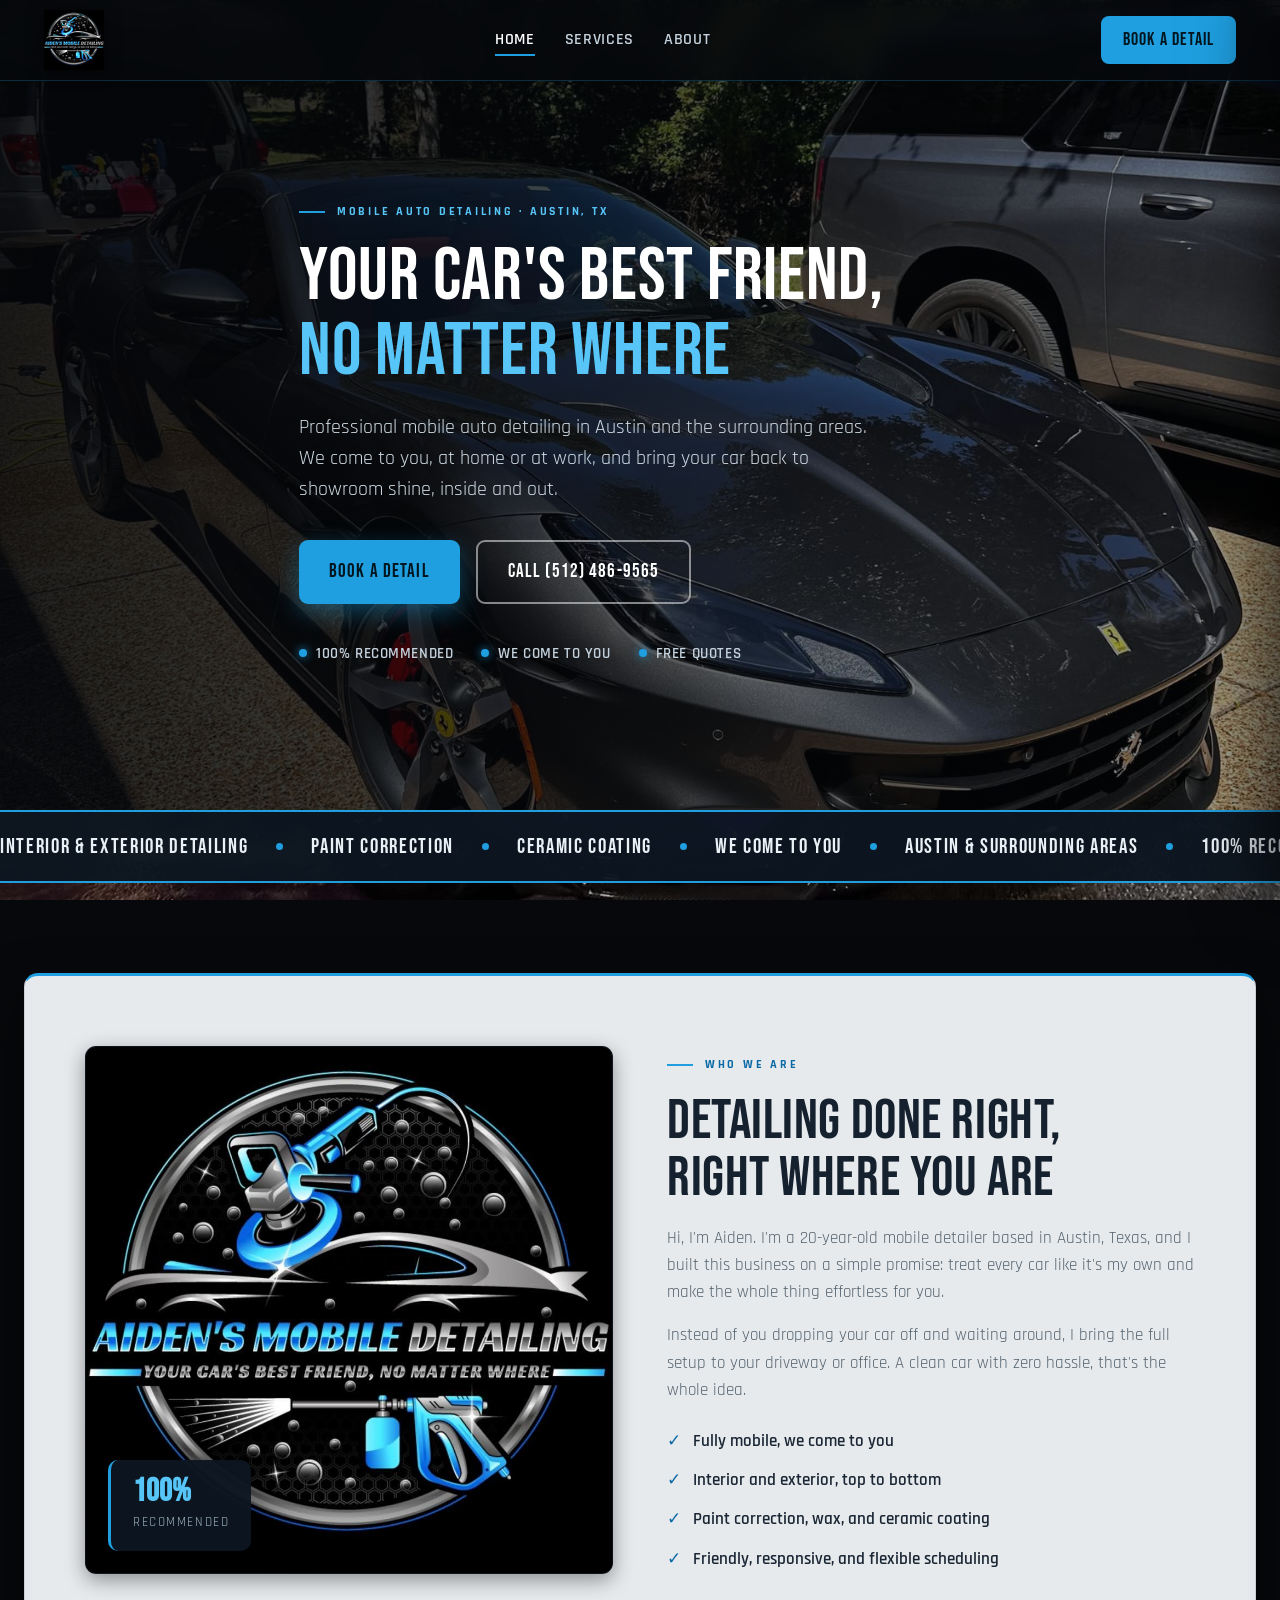
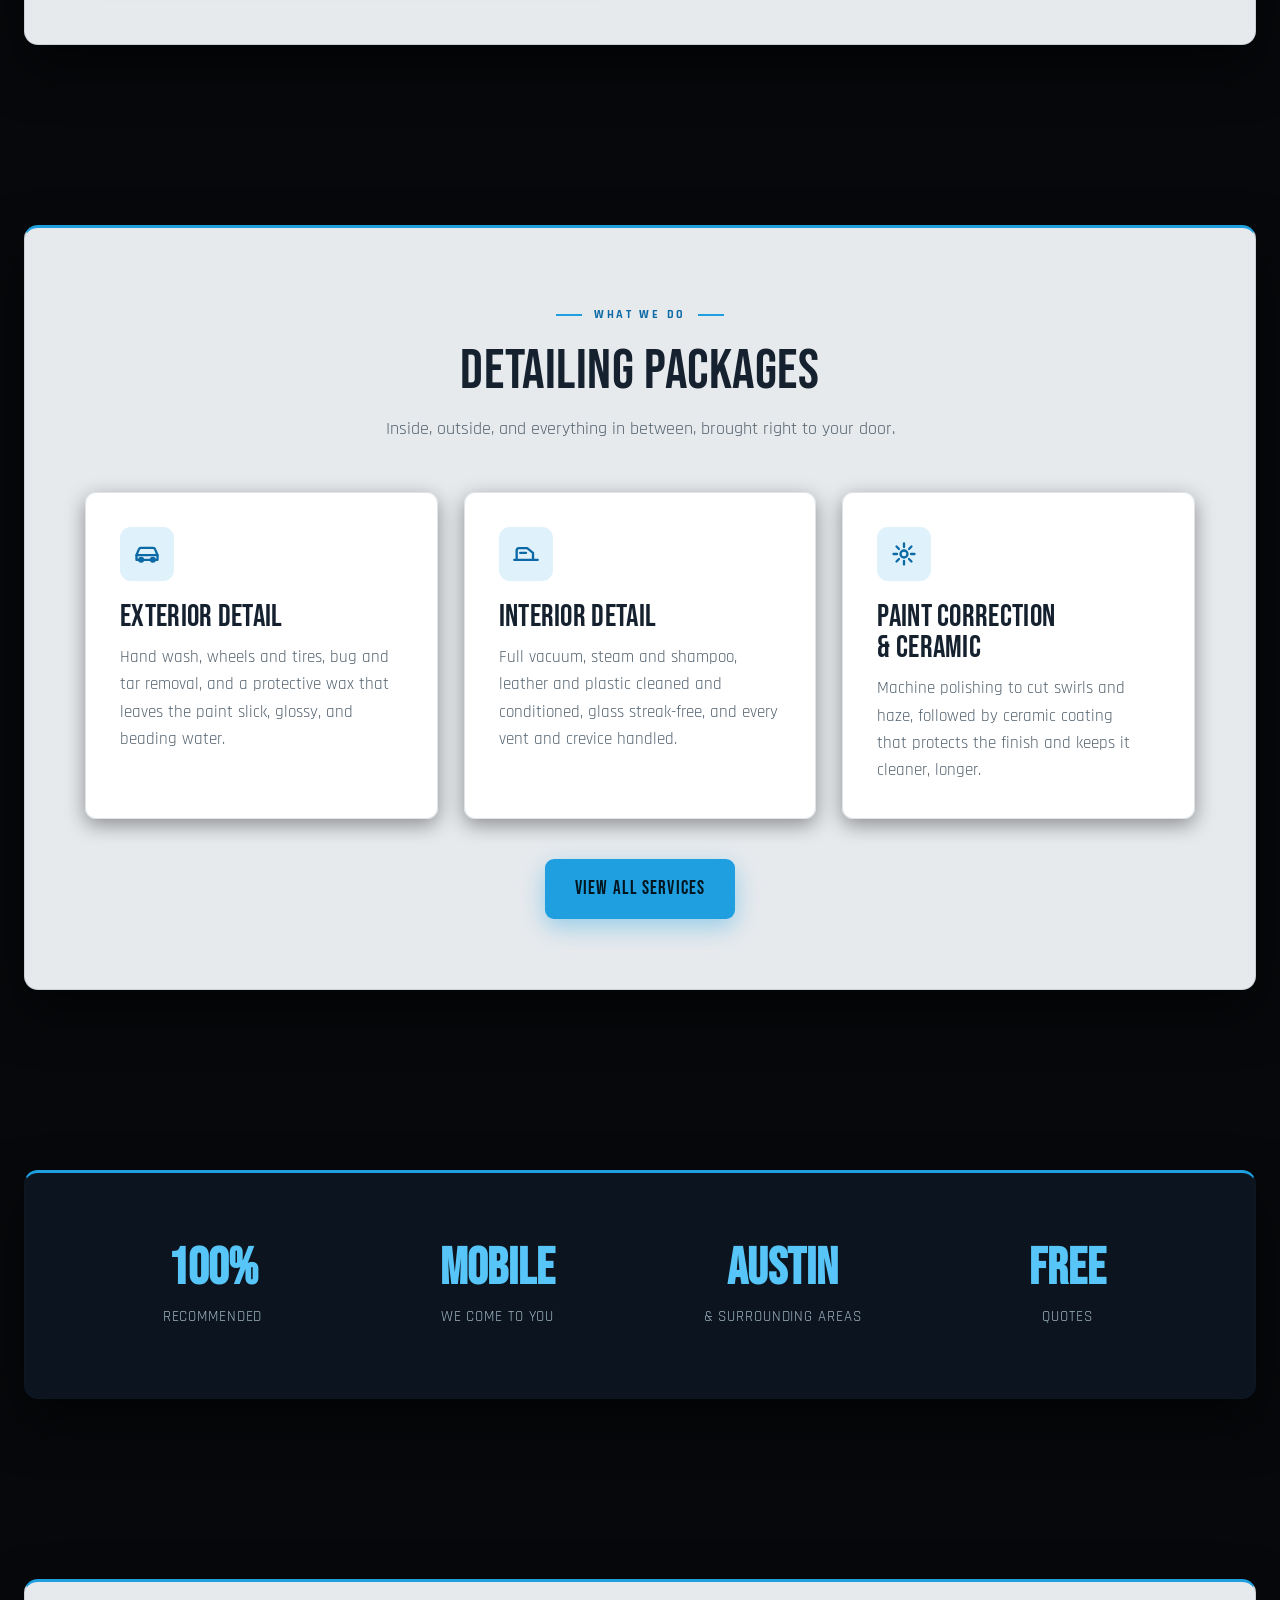
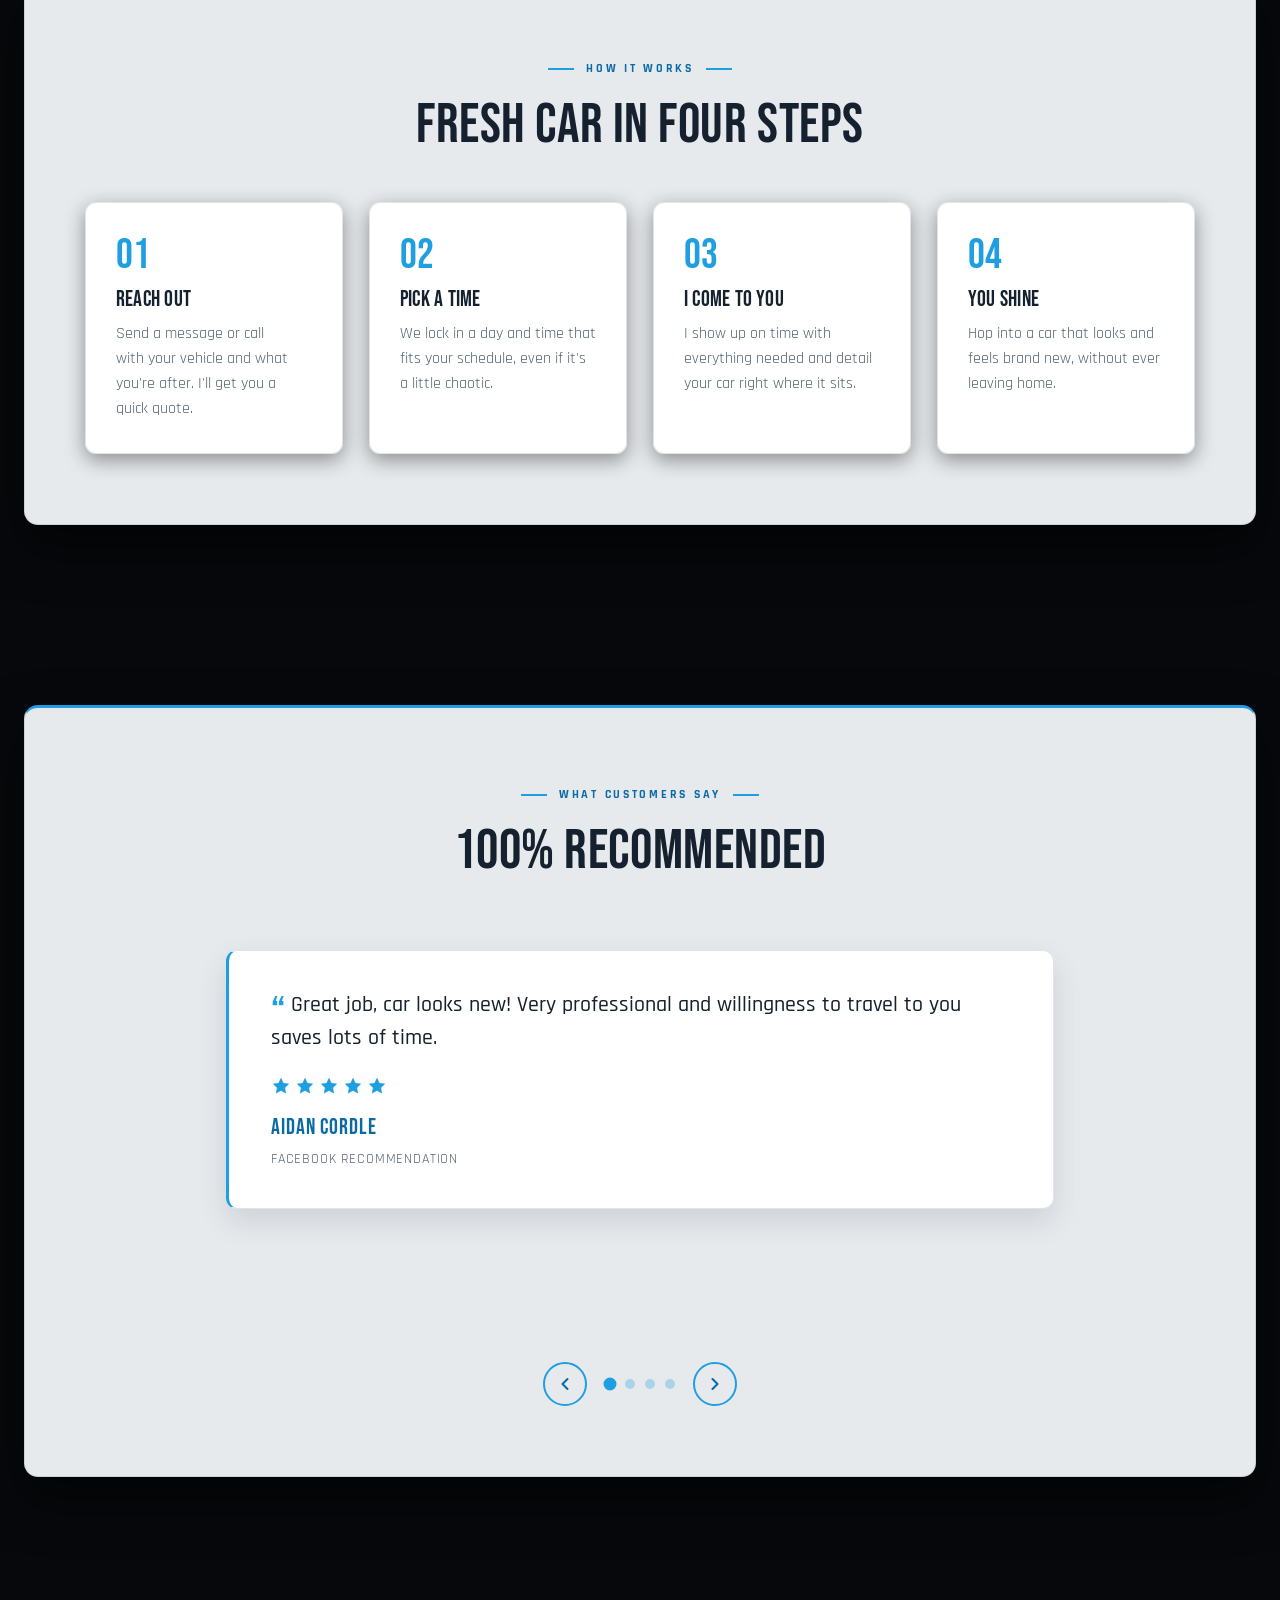
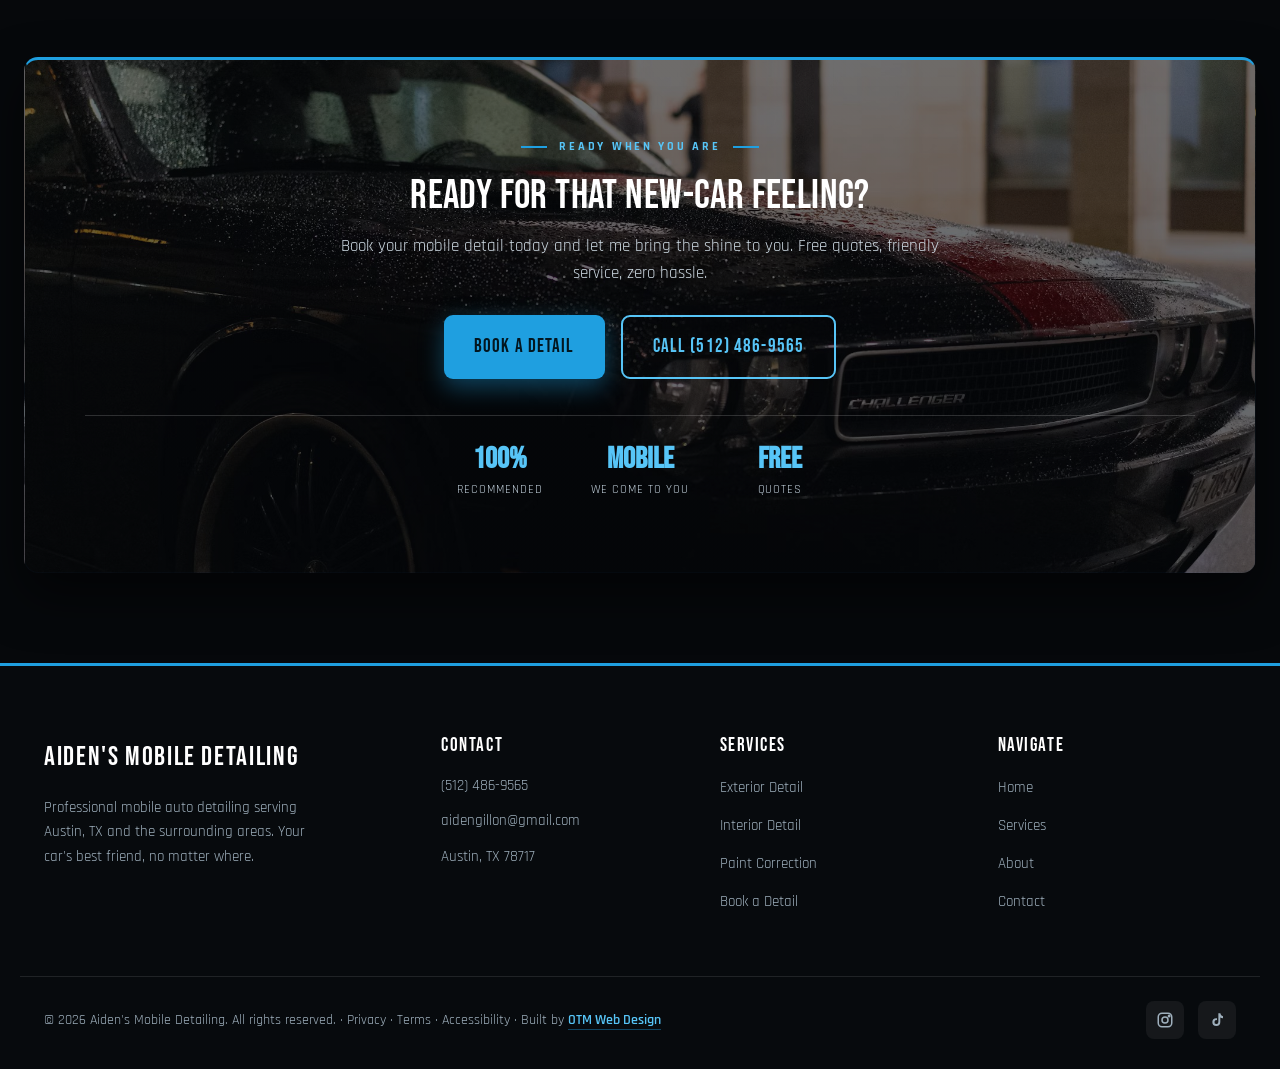
<file: index.html>
<!DOCTYPE html>
<html lang="en">
<head>
  <meta charset="UTF-8">
  <meta name="viewport" content="width=device-width, initial-scale=1.0">

  <title>Mobile Auto Detailing in Austin, TX | Aiden's Mobile Detailing</title>
  <meta name="description" content="Professional mobile auto detailing in Austin, TX. Aiden comes to you for interior and exterior detailing, paint correction, and ceramic coating. Free quotes.">
  <link rel="canonical" href="https://one-true-mission.github.io/aidens-mobile-detailing/">

  <link rel="preconnect" href="https://fonts.googleapis.com">
  <link rel="preconnect" href="https://fonts.gstatic.com" crossorigin>
  <link href="https://fonts.googleapis.com/css2?family=Bebas+Neue&family=Rajdhani:wght@400;500;600;700&display=swap" rel="stylesheet">

  <meta property="og:type" content="website">
  <meta property="og:site_name" content="Aiden's Mobile Detailing">
  <meta property="og:title" content="Mobile Auto Detailing in Austin, TX | Aiden's Mobile Detailing">
  <meta property="og:description" content="Professional mobile auto detailing in Austin, TX. We come to you for interior and exterior detailing, paint correction, and ceramic coating.">
  <meta property="og:url" content="https://one-true-mission.github.io/aidens-mobile-detailing/">
  <meta property="og:image" content="https://one-true-mission.github.io/aidens-mobile-detailing/assets/og-image.jpg">
  <meta name="twitter:card" content="summary_large_image">
  <meta name="twitter:title" content="Mobile Auto Detailing in Austin, TX | Aiden's Mobile Detailing">
  <meta name="twitter:description" content="Professional mobile auto detailing in Austin, TX. We come to you.">
  <meta name="twitter:image" content="https://one-true-mission.github.io/aidens-mobile-detailing/assets/og-image.jpg">

  <script type="application/ld+json">
  {
    "@context": "https://schema.org",
    "@type": "AutoWash",
    "name": "Aiden's Mobile Detailing",
    "description": "Professional mobile auto detailing serving Austin, TX and the surrounding areas. Interior and exterior detailing, paint correction, and ceramic coating, brought to you.",
    "url": "https://one-true-mission.github.io/aidens-mobile-detailing/",
    "logo": "https://one-true-mission.github.io/aidens-mobile-detailing/assets/logo.png",
    "image": "https://one-true-mission.github.io/aidens-mobile-detailing/assets/og-image.jpg",
    "telephone": "+1-512-486-9565",
    "email": "aidengillon@gmail.com",
    "priceRange": "$$",
    "founder": { "@type": "Person", "name": "Aiden Gillon" },
    "address": {
      "@type": "PostalAddress",
      "addressLocality": "Austin",
      "addressRegion": "TX",
      "postalCode": "78717",
      "addressCountry": "US"
    },
    "areaServed": { "@type": "City", "name": "Austin" },
    "aggregateRating": {
      "@type": "AggregateRating",
      "ratingValue": "5.0",
      "reviewCount": "13"
    },
    "sameAs": [
      "https://www.instagram.com/aidens_mobile_detailing/",
      "https://www.tiktok.com/@aidensmobiledetailing"
    ]
  }
  </script>

  <link rel="stylesheet" href="styles.css">
</head>
<body data-page="home">

  <!-- NAV -->
  <nav class="nav">
    <div class="nav-inner">
      <a class="brand" href="index.html" aria-label="Aiden's Mobile Detailing home">
        <img src="assets/logo.png" alt="Aiden's Mobile Detailing logo" onerror="this.style.display='none'">
      </a>
      <ul class="nav-links">
        <li><a href="index.html" data-nav="home">Home</a></li>
        <li><a href="services.html" data-nav="services">Services</a></li>
        <li><a href="about.html" data-nav="about">About</a></li>
      </ul>
      <a href="contact.html" class="nav-cta">Book a Detail</a>
      <button class="hamburger" aria-label="Open menu" aria-expanded="false"><span></span><span></span><span></span></button>
    </div>
  </nav>

  <div class="nav-backdrop"></div>
  <aside class="mobile-menu" aria-label="Mobile navigation">
    <a href="index.html" data-nav="home">Home</a>
    <a href="services.html" data-nav="services">Services</a>
    <a href="about.html" data-nav="about">About</a>
    <a href="contact.html" data-nav="contact">Contact</a>
    <a href="contact.html" class="btn">Book a Detail</a>
  </aside>

  <!-- HERO -->
  <header class="hero" style="background-image:url('assets/hero-home.jpg')">
    <div class="inner hero-content">
      <span class="eyebrow">Mobile Auto Detailing &middot; Austin, TX</span>
      <h1>Your Car's Best Friend, <span>No Matter Where</span></h1>
      <p>Professional mobile auto detailing in Austin and the surrounding areas. We come to you, at home or at work, and bring your car back to showroom shine, inside and out.</p>
      <div class="hero-actions">
        <a href="contact.html" class="btn btn-primary">Book a Detail</a>
        <a href="tel:+15124869565" class="btn btn-ghost">Call (512) 486-9565</a>
      </div>
      <div class="hero-trust">
        <span>100% Recommended</span>
        <span>We Come To You</span>
        <span>Free Quotes</span>
      </div>
    </div>
  </header>

  <!-- MARQUEE -->
  <div class="marquee" aria-hidden="true">
    <div class="marquee-track">
      <span class="marquee-item">Interior &amp; Exterior Detailing</span>
      <span class="marquee-item">Paint Correction</span>
      <span class="marquee-item">Ceramic Coating</span>
      <span class="marquee-item">We Come To You</span>
      <span class="marquee-item">Austin &amp; Surrounding Areas</span>
      <span class="marquee-item">100% Recommended</span>
      <span class="marquee-item">Interior &amp; Exterior Detailing</span>
      <span class="marquee-item">Paint Correction</span>
      <span class="marquee-item">Ceramic Coating</span>
      <span class="marquee-item">We Come To You</span>
      <span class="marquee-item">Austin &amp; Surrounding Areas</span>
      <span class="marquee-item">100% Recommended</span>
    </div>
  </div>

  <!-- INTRO -->
  <section>
    <div class="container">
      <div class="intro-grid">
        <div class="intro-media">
          <img src="assets/about-main.jpg" alt="Aiden machine-polishing a car's paint during a mobile detail" onerror="this.style.display='none'">
          <div class="intro-badge">
            <strong>100%</strong>
            <span>Recommended</span>
          </div>
        </div>
        <div class="intro-copy">
          <span class="eyebrow">Who We Are</span>
          <h2>Detailing Done Right, Right Where You Are</h2>
          <p>Hi, I'm Aiden. I'm a 20-year-old mobile detailer based in Austin, Texas, and I built this business on a simple promise: treat every car like it's my own and make the whole thing effortless for you.</p>
          <p>Instead of you dropping your car off and waiting around, I bring the full setup to your driveway or office. A clean car with zero hassle, that's the whole idea.</p>
          <ul class="intro-list">
            <li>Fully mobile, we come to you</li>
            <li>Interior and exterior, top to bottom</li>
            <li>Paint correction, wax, and ceramic coating</li>
            <li>Friendly, responsive, and flexible scheduling</li>
          </ul>
        </div>
      </div>
    </div>
  </section>

  <!-- SERVICES -->
  <section>
    <div class="container">
      <div class="section-head center">
        <span class="eyebrow eyebrow--center">What We Do</span>
        <h2>Detailing Packages</h2>
        <p class="lede">Inside, outside, and everything in between, brought right to your door.</p>
      </div>
      <div class="card-grid">
        <article class="card">
          <div class="card-icon" aria-hidden="true"><svg viewBox="0 0 24 24" fill="none" stroke="currentColor" stroke-width="2" stroke-linecap="round" stroke-linejoin="round"><path d="M3 13l2-5a2 2 0 0 1 2-1.3h10A2 2 0 0 1 19 8l2 5"/><path d="M3 13h18v4H3z"/><circle cx="7" cy="17" r="1.6"/><circle cx="17" cy="17" r="1.6"/></svg></div>
          <h3>Exterior Detail</h3>
          <p>Hand wash, wheels and tires, bug and tar removal, and a protective wax that leaves the paint slick, glossy, and beading water.</p>
        </article>
        <article class="card">
          <div class="card-icon" aria-hidden="true"><svg viewBox="0 0 24 24" fill="none" stroke="currentColor" stroke-width="2" stroke-linecap="round" stroke-linejoin="round"><path d="M4 17V9a2 2 0 0 1 2-2h7l5 4v6"/><path d="M2 17h20"/><path d="M7 11h5"/></svg></div>
          <h3>Interior Detail</h3>
          <p>Full vacuum, steam and shampoo, leather and plastic cleaned and conditioned, glass streak-free, and every vent and crevice handled.</p>
        </article>
        <article class="card">
          <div class="card-icon" aria-hidden="true"><svg viewBox="0 0 24 24" fill="none" stroke="currentColor" stroke-width="2" stroke-linecap="round" stroke-linejoin="round"><circle cx="12" cy="12" r="3"/><path d="M12 3v3M12 18v3M3 12h3M18 12h3M5.6 5.6l2.1 2.1M16.3 16.3l2.1 2.1M18.4 5.6l-2.1 2.1M7.7 16.3l-2.1 2.1"/></svg></div>
          <h3>Paint Correction &amp; Ceramic</h3>
          <p>Machine polishing to cut swirls and haze, followed by ceramic coating that protects the finish and keeps it cleaner, longer.</p>
        </article>
      </div>
      <div class="services-more">
        <a href="services.html" class="btn btn-primary">View All Services</a>
      </div>
    </div>
  </section>

  <!-- STATS -->
  <section>
    <div class="container container--deep">
      <div class="stats-grid">
        <div class="stat"><strong>100%</strong><span>Recommended</span></div>
        <div class="stat"><strong>Mobile</strong><span>We Come To You</span></div>
        <div class="stat"><strong>Austin</strong><span>&amp; Surrounding Areas</span></div>
        <div class="stat"><strong>Free</strong><span>Quotes</span></div>
      </div>
    </div>
  </section>

  <!-- PROCESS -->
  <section>
    <div class="container">
      <div class="section-head center">
        <span class="eyebrow eyebrow--center">How It Works</span>
        <h2>Fresh Car in Four Steps</h2>
      </div>
      <div class="process-grid">
        <div class="step"><span class="step-num">01</span><h3>Reach Out</h3><p>Send a message or call with your vehicle and what you're after. I'll get you a quick quote.</p></div>
        <div class="step"><span class="step-num">02</span><h3>Pick a Time</h3><p>We lock in a day and time that fits your schedule, even if it's a little chaotic.</p></div>
        <div class="step"><span class="step-num">03</span><h3>I Come To You</h3><p>I show up on time with everything needed and detail your car right where it sits.</p></div>
        <div class="step"><span class="step-num">04</span><h3>You Shine</h3><p>Hop into a car that looks and feels brand new, without ever leaving home.</p></div>
      </div>
    </div>
  </section>

  <!-- REVIEWS -->
  <section>
    <div class="container">
      <div class="section-head center">
        <span class="eyebrow eyebrow--center">What Customers Say</span>
        <h2>100% Recommended</h2>
      </div>
      <div class="reviews-viewport" data-reviews>
        <div class="reviews-track">
          <div class="review">
            <div class="review-card">
            <p class="review-quote">Great job, car looks new! Very professional and willingness to travel to you saves lots of time.</p>
            <div class="review-stars" aria-label="5 out of 5 stars">
              <svg viewBox="0 0 24 24" fill="currentColor"><path d="M12 2l3 6.3 6.9 1-5 4.9 1.2 6.8L12 17.8 5.9 21l1.2-6.8-5-4.9 6.9-1z"/></svg>
              <svg viewBox="0 0 24 24" fill="currentColor"><path d="M12 2l3 6.3 6.9 1-5 4.9 1.2 6.8L12 17.8 5.9 21l1.2-6.8-5-4.9 6.9-1z"/></svg>
              <svg viewBox="0 0 24 24" fill="currentColor"><path d="M12 2l3 6.3 6.9 1-5 4.9 1.2 6.8L12 17.8 5.9 21l1.2-6.8-5-4.9 6.9-1z"/></svg>
              <svg viewBox="0 0 24 24" fill="currentColor"><path d="M12 2l3 6.3 6.9 1-5 4.9 1.2 6.8L12 17.8 5.9 21l1.2-6.8-5-4.9 6.9-1z"/></svg>
              <svg viewBox="0 0 24 24" fill="currentColor"><path d="M12 2l3 6.3 6.9 1-5 4.9 1.2 6.8L12 17.8 5.9 21l1.2-6.8-5-4.9 6.9-1z"/></svg>
            </div>
            <div class="review-name">Aidan Cordle</div>
            <div class="review-meta">Facebook Recommendation</div>
            </div>
          </div>
          <div class="review">
            <div class="review-card">
            <p class="review-quote">Did an awesome job on my S3. The wax and clear coat kept it clean for a long time too. Friendly, responsive, good communicator, and flexible to my chaotic schedule. Going back for a second detail in a few weeks. Aiden has my business!</p>
            <div class="review-stars" aria-label="5 out of 5 stars">
              <svg viewBox="0 0 24 24" fill="currentColor"><path d="M12 2l3 6.3 6.9 1-5 4.9 1.2 6.8L12 17.8 5.9 21l1.2-6.8-5-4.9 6.9-1z"/></svg>
              <svg viewBox="0 0 24 24" fill="currentColor"><path d="M12 2l3 6.3 6.9 1-5 4.9 1.2 6.8L12 17.8 5.9 21l1.2-6.8-5-4.9 6.9-1z"/></svg>
              <svg viewBox="0 0 24 24" fill="currentColor"><path d="M12 2l3 6.3 6.9 1-5 4.9 1.2 6.8L12 17.8 5.9 21l1.2-6.8-5-4.9 6.9-1z"/></svg>
              <svg viewBox="0 0 24 24" fill="currentColor"><path d="M12 2l3 6.3 6.9 1-5 4.9 1.2 6.8L12 17.8 5.9 21l1.2-6.8-5-4.9 6.9-1z"/></svg>
              <svg viewBox="0 0 24 24" fill="currentColor"><path d="M12 2l3 6.3 6.9 1-5 4.9 1.2 6.8L12 17.8 5.9 21l1.2-6.8-5-4.9 6.9-1z"/></svg>
            </div>
            <div class="review-name">Cody Youshock</div>
            <div class="review-meta">Facebook Recommendation</div>
            </div>
          </div>
          <div class="review">
            <div class="review-card">
            <p class="review-quote">Detailed my truck interior and did an excellent job.</p>
            <div class="review-stars" aria-label="5 out of 5 stars">
              <svg viewBox="0 0 24 24" fill="currentColor"><path d="M12 2l3 6.3 6.9 1-5 4.9 1.2 6.8L12 17.8 5.9 21l1.2-6.8-5-4.9 6.9-1z"/></svg>
              <svg viewBox="0 0 24 24" fill="currentColor"><path d="M12 2l3 6.3 6.9 1-5 4.9 1.2 6.8L12 17.8 5.9 21l1.2-6.8-5-4.9 6.9-1z"/></svg>
              <svg viewBox="0 0 24 24" fill="currentColor"><path d="M12 2l3 6.3 6.9 1-5 4.9 1.2 6.8L12 17.8 5.9 21l1.2-6.8-5-4.9 6.9-1z"/></svg>
              <svg viewBox="0 0 24 24" fill="currentColor"><path d="M12 2l3 6.3 6.9 1-5 4.9 1.2 6.8L12 17.8 5.9 21l1.2-6.8-5-4.9 6.9-1z"/></svg>
              <svg viewBox="0 0 24 24" fill="currentColor"><path d="M12 2l3 6.3 6.9 1-5 4.9 1.2 6.8L12 17.8 5.9 21l1.2-6.8-5-4.9 6.9-1z"/></svg>
            </div>
            <div class="review-name">Marc Joseph</div>
            <div class="review-meta">Facebook Recommendation</div>
            </div>
          </div>
          <div class="review">
            <div class="review-card">
            <p class="review-quote">Aiden confirmed our appointment and was early. My Porsche was in bad need of cleaning and I pointed out a few problem spots (between seats, wheels, etc.) that were addressed. The windows are so clean, if they weren't tinted I wouldn't know if they were up or down. I didn't have to drive and leave my vehicle for a few hours.</p>
            <div class="review-stars" aria-label="5 out of 5 stars">
              <svg viewBox="0 0 24 24" fill="currentColor"><path d="M12 2l3 6.3 6.9 1-5 4.9 1.2 6.8L12 17.8 5.9 21l1.2-6.8-5-4.9 6.9-1z"/></svg>
              <svg viewBox="0 0 24 24" fill="currentColor"><path d="M12 2l3 6.3 6.9 1-5 4.9 1.2 6.8L12 17.8 5.9 21l1.2-6.8-5-4.9 6.9-1z"/></svg>
              <svg viewBox="0 0 24 24" fill="currentColor"><path d="M12 2l3 6.3 6.9 1-5 4.9 1.2 6.8L12 17.8 5.9 21l1.2-6.8-5-4.9 6.9-1z"/></svg>
              <svg viewBox="0 0 24 24" fill="currentColor"><path d="M12 2l3 6.3 6.9 1-5 4.9 1.2 6.8L12 17.8 5.9 21l1.2-6.8-5-4.9 6.9-1z"/></svg>
              <svg viewBox="0 0 24 24" fill="currentColor"><path d="M12 2l3 6.3 6.9 1-5 4.9 1.2 6.8L12 17.8 5.9 21l1.2-6.8-5-4.9 6.9-1z"/></svg>
            </div>
            <div class="review-name">David Kouzmanoff</div>
            <div class="review-meta">Facebook Recommendation</div>
            </div>
          </div>
        </div>
      </div>
      <div class="reviews-controls">
        <button class="rev-btn" data-rev-prev aria-label="Previous review"><svg viewBox="0 0 24 24" fill="none" stroke="currentColor" stroke-width="2.5" stroke-linecap="round" stroke-linejoin="round"><path d="M15 18l-6-6 6-6"/></svg></button>
        <div class="rev-dots">
          <button class="rev-dot is-active" aria-label="Review 1"></button>
          <button class="rev-dot" aria-label="Review 2"></button>
          <button class="rev-dot" aria-label="Review 3"></button>
          <button class="rev-dot" aria-label="Review 4"></button>
        </div>
        <button class="rev-btn" data-rev-next aria-label="Next review"><svg viewBox="0 0 24 24" fill="none" stroke="currentColor" stroke-width="2.5" stroke-linecap="round" stroke-linejoin="round"><path d="M9 6l6 6-6 6"/></svg></button>
      </div>
    </div>
  </section>

  <!-- CTA -->
  <section>
    <div class="container cta">
      <span class="eyebrow eyebrow--center">Ready When You Are</span>
      <h2>Ready for That New-Car Feeling?</h2>
      <p>Book your mobile detail today and let me bring the shine to you. Free quotes, friendly service, zero hassle.</p>
      <div class="cta-actions">
        <a href="contact.html" class="btn btn-primary">Book a Detail</a>
        <a href="tel:+15124869565" class="btn btn-outline">Call (512) 486-9565</a>
      </div>
      <div class="cta-trust">
        <div><strong>100%</strong><span>Recommended</span></div>
        <div><strong>Mobile</strong><span>We Come To You</span></div>
        <div><strong>Free</strong><span>Quotes</span></div>
      </div>
    </div>
  </section>

  <!-- FOOTER -->
  <footer class="footer">
    <div class="footer-grid">
      <div class="footer-brand">
        <span class="brand-mark">AIDEN'S MOBILE DETAILING</span>
        <p>Professional mobile auto detailing serving Austin, TX and the surrounding areas. Your car's best friend, no matter where.</p>
      </div>
      <div>
        <h4>Contact</h4>
        <ul class="footer-contact">
          <li><a href="tel:+15124869565">(512) 486-9565</a></li>
          <li><a href="mailto:aidengillon@gmail.com">aidengillon@gmail.com</a></li>
          <li><span>Austin, TX 78717</span></li>
        </ul>
      </div>
      <div>
        <h4>Services</h4>
        <ul>
          <li><a href="services.html">Exterior Detail</a></li>
          <li><a href="services.html">Interior Detail</a></li>
          <li><a href="services.html">Paint Correction</a></li>
          <li><a href="contact.html">Book a Detail</a></li>
        </ul>
      </div>
      <div>
        <h4>Navigate</h4>
        <ul>
          <li><a href="index.html">Home</a></li>
          <li><a href="services.html">Services</a></li>
          <li><a href="about.html">About</a></li>
          <li><a href="contact.html">Contact</a></li>
        </ul>
      </div>
    </div>
    <div class="footer-bottom">
      <div>&copy; 2026 Aiden's Mobile Detailing. All rights reserved. &middot;
        <a href="privacy.html">Privacy</a> &middot;
        <a href="terms.html">Terms</a> &middot;
        <a href="accessibility.html">Accessibility</a> &middot;
        Built by <a href="https://otm-designs.com" target="_blank" rel="noopener">OTM Web Design</a>
      </div>
      <div class="footer-social">
        <a href="https://www.instagram.com/aidens_mobile_detailing/" target="_blank" rel="noopener" aria-label="Aiden's Mobile Detailing on Instagram">
          <svg viewBox="0 0 24 24" fill="none" stroke="currentColor" stroke-width="2" stroke-linecap="round" stroke-linejoin="round"><rect x="3" y="3" width="18" height="18" rx="5"/><circle cx="12" cy="12" r="4"/><circle cx="17.5" cy="6.5" r="1"/></svg>
        </a>
        <a href="https://www.tiktok.com/@aidensmobiledetailing" target="_blank" rel="noopener" aria-label="Aiden's Mobile Detailing on TikTok">
          <svg viewBox="0 0 24 24" fill="currentColor"><path d="M16.5 3c.3 2.1 1.6 3.6 3.5 3.9v2.6c-1.3.1-2.5-.3-3.6-1v6.3a5.3 5.3 0 1 1-5.3-5.3c.3 0 .6 0 .9.1v2.7a2.6 2.6 0 1 0 1.8 2.5V3z"/></svg>
        </a>
      </div>
    </div>
  </footer>

  <a href="tel:+15124869565" class="call-bar">Call Now &middot; (512) 486-9565</a>

  <script src="script.js"></script>
</body>
</html>
</file>
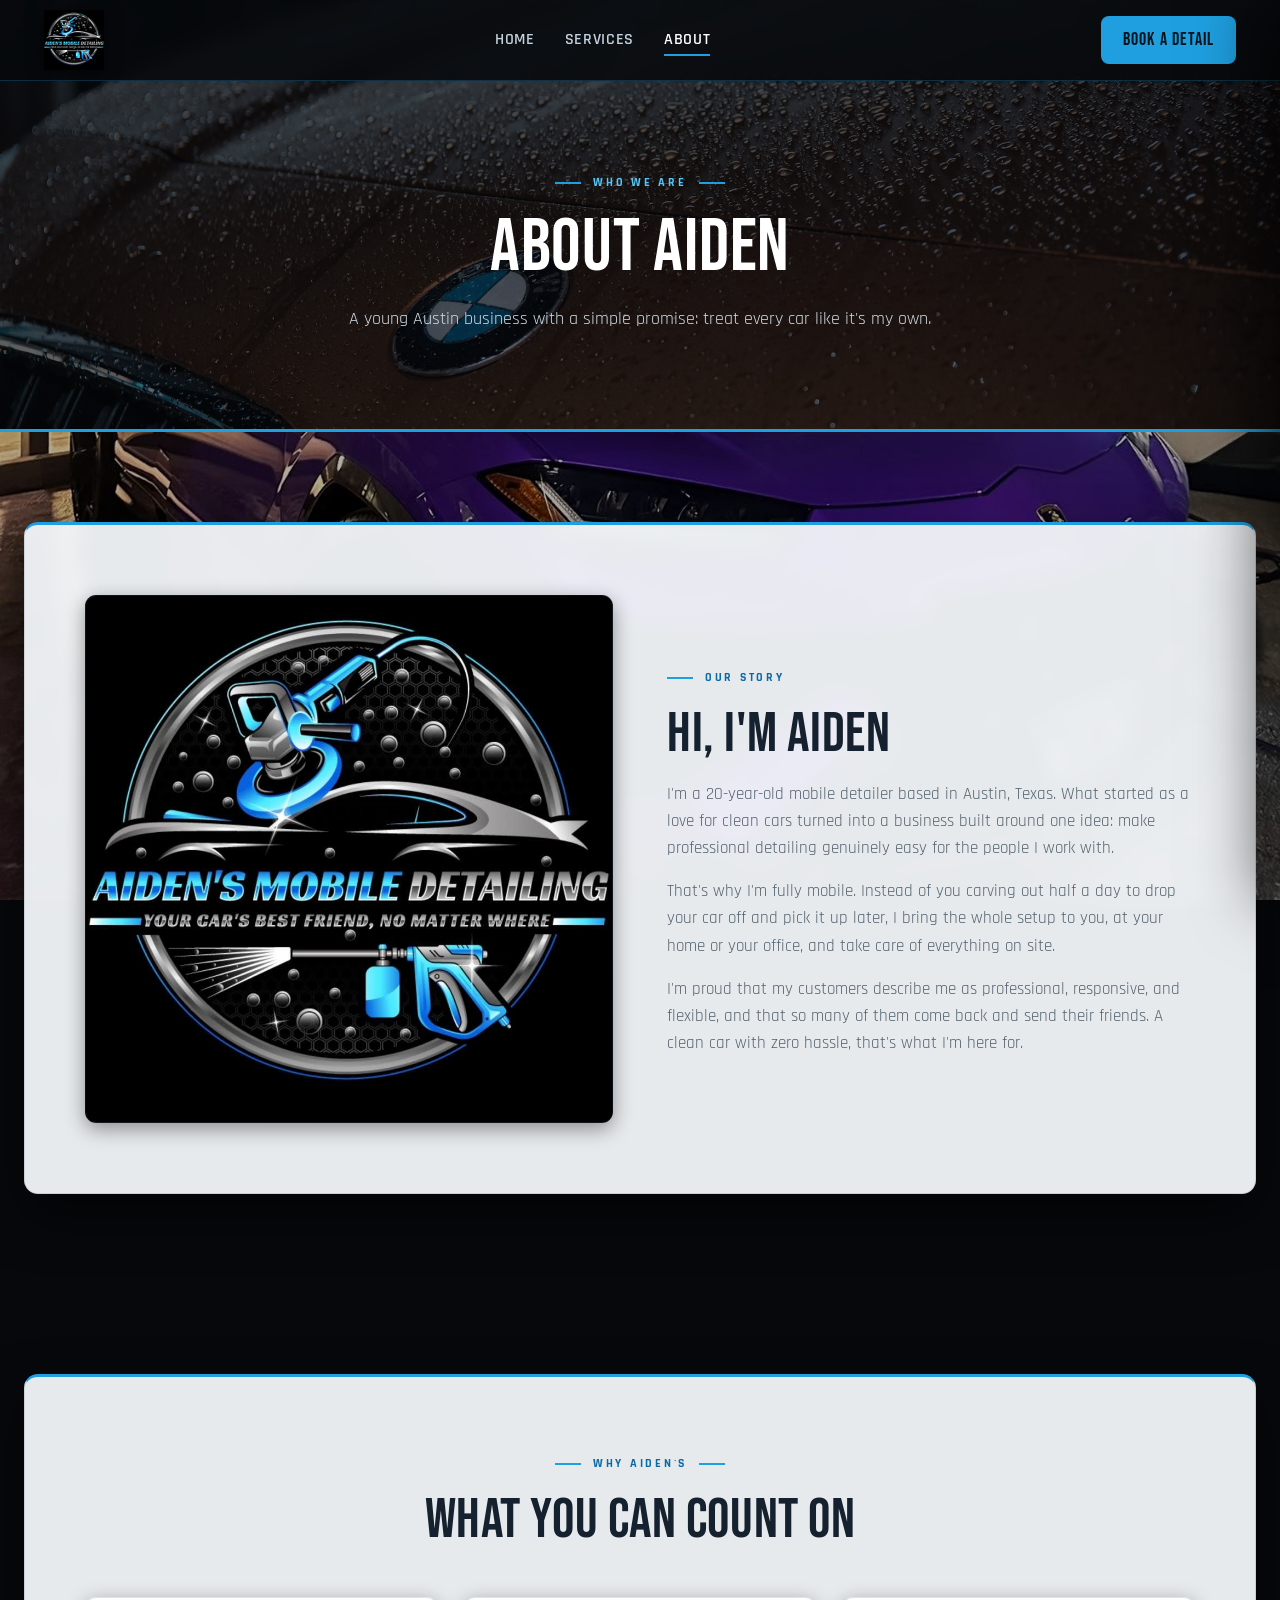
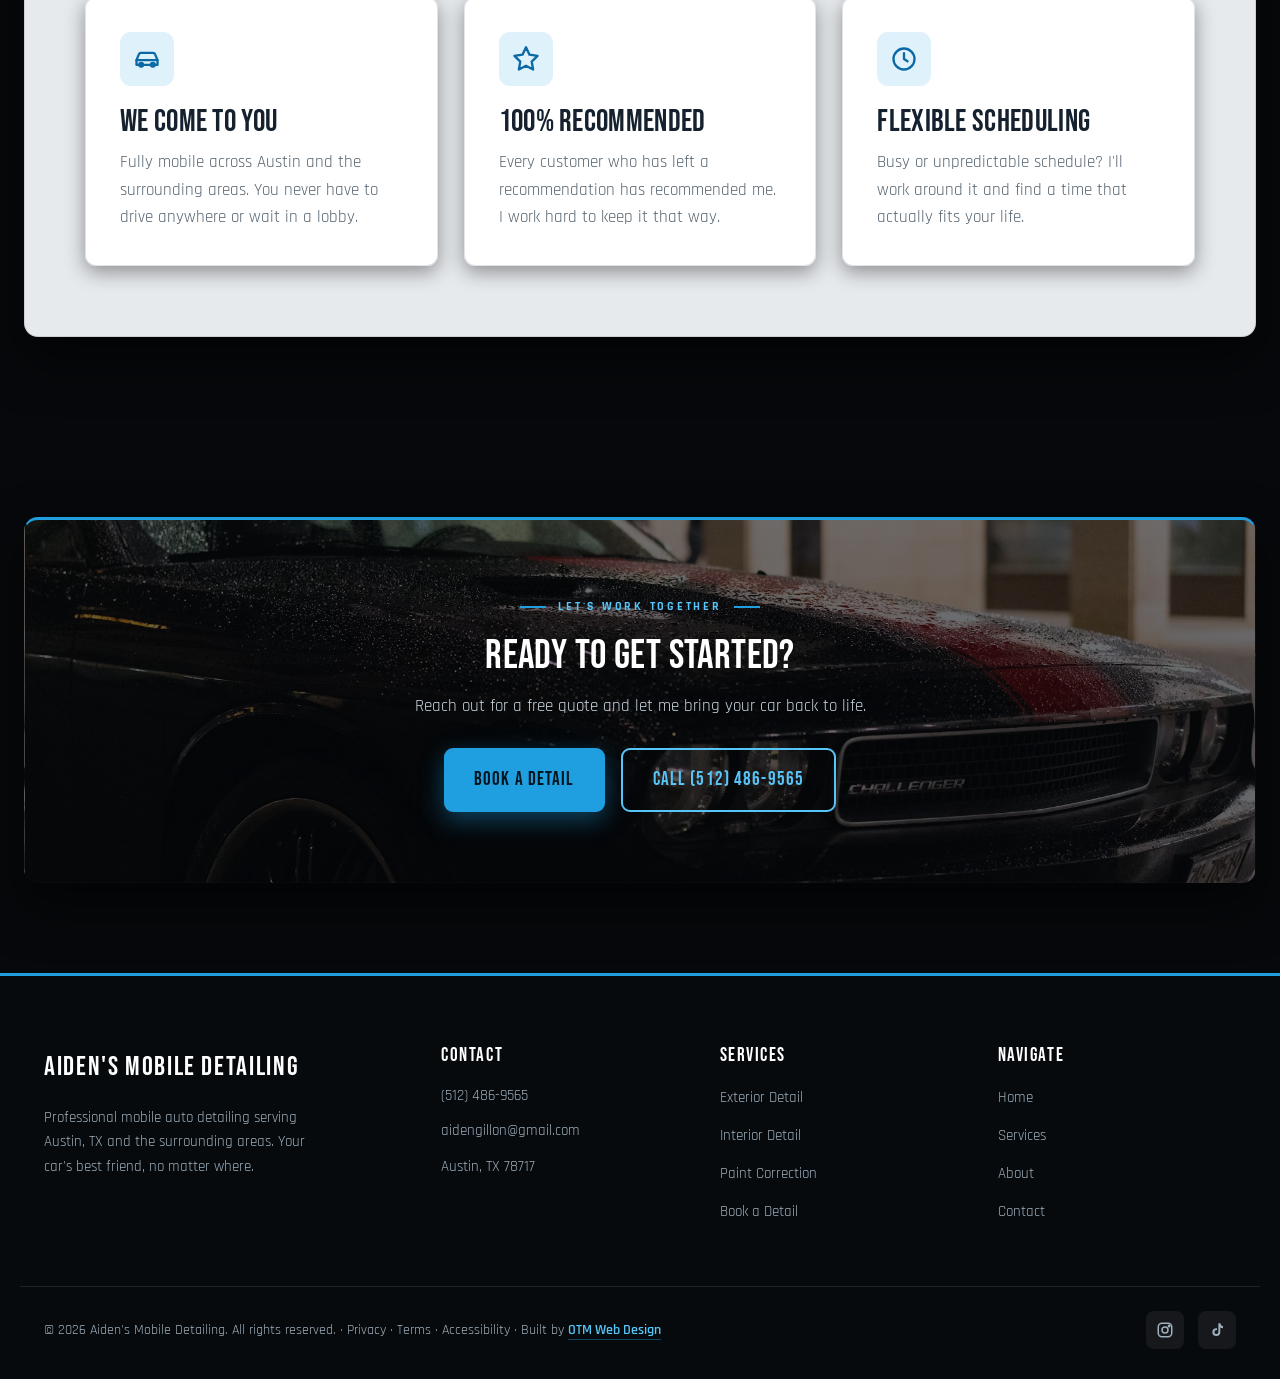
<file: about.html>
<!DOCTYPE html>
<html lang="en">
<head>
  <meta charset="UTF-8">
  <meta name="viewport" content="width=device-width, initial-scale=1.0">

  <title>About Aiden | Aiden's Mobile Detailing | Austin, TX</title>
  <meta name="description" content="Aiden's Mobile Detailing is a young, Austin-based mobile detailing business founded by Aiden Gillon, built on quality work and zero-hassle, come-to-you service.">
  <link rel="canonical" href="https://one-true-mission.github.io/aidens-mobile-detailing/about.html">

  <link rel="preconnect" href="https://fonts.googleapis.com">
  <link rel="preconnect" href="https://fonts.gstatic.com" crossorigin>
  <link href="https://fonts.googleapis.com/css2?family=Bebas+Neue&family=Rajdhani:wght@400;500;600;700&display=swap" rel="stylesheet">

  <meta property="og:type" content="website">
  <meta property="og:site_name" content="Aiden's Mobile Detailing">
  <meta property="og:title" content="About Aiden | Aiden's Mobile Detailing">
  <meta property="og:description" content="A young, Austin-based mobile detailing business founded by Aiden Gillon, built on quality and come-to-you convenience.">
  <meta property="og:url" content="https://one-true-mission.github.io/aidens-mobile-detailing/about.html">
  <meta property="og:image" content="https://one-true-mission.github.io/aidens-mobile-detailing/assets/og-image.jpg">
  <meta name="twitter:card" content="summary_large_image">
  <meta name="twitter:title" content="About Aiden | Aiden's Mobile Detailing">
  <meta name="twitter:description" content="Austin-based mobile detailing, founded by Aiden Gillon.">
  <meta name="twitter:image" content="https://one-true-mission.github.io/aidens-mobile-detailing/assets/og-image.jpg">

  <link rel="stylesheet" href="styles.css">
</head>
<body data-page="about">

  <nav class="nav">
    <div class="nav-inner">
      <a class="brand" href="index.html" aria-label="Aiden's Mobile Detailing home">
        <img src="assets/logo.png" alt="Aiden's Mobile Detailing logo" onerror="this.style.display='none'">
      </a>
      <ul class="nav-links">
        <li><a href="index.html" data-nav="home">Home</a></li>
        <li><a href="services.html" data-nav="services">Services</a></li>
        <li><a href="about.html" data-nav="about">About</a></li>
      </ul>
      <a href="contact.html" class="nav-cta">Book a Detail</a>
      <button class="hamburger" aria-label="Open menu" aria-expanded="false"><span></span><span></span><span></span></button>
    </div>
  </nav>

  <div class="nav-backdrop"></div>
  <aside class="mobile-menu" aria-label="Mobile navigation">
    <a href="index.html" data-nav="home">Home</a>
    <a href="services.html" data-nav="services">Services</a>
    <a href="about.html" data-nav="about">About</a>
    <a href="contact.html" data-nav="contact">Contact</a>
    <a href="contact.html" class="btn">Book a Detail</a>
  </aside>

  <header class="page-hero" style="background-image:url('assets/hero-about.jpg')">
    <div class="inner">
      <span class="eyebrow eyebrow--center">Who We Are</span>
      <h1>About Aiden</h1>
      <p>A young Austin business with a simple promise: treat every car like it's my own.</p>
    </div>
  </header>

  <section>
    <div class="container">
      <div class="intro-grid">
        <div class="intro-media">
          <img src="assets/about-main.jpg" alt="Aiden machine-polishing a car's paint during a mobile detail" onerror="this.style.display='none'">
        </div>
        <div class="intro-copy">
          <span class="eyebrow">Our Story</span>
          <h2>Hi, I'm Aiden</h2>
          <p>I'm a 20-year-old mobile detailer based in Austin, Texas. What started as a love for clean cars turned into a business built around one idea: make professional detailing genuinely easy for the people I work with.</p>
          <p>That's why I'm fully mobile. Instead of you carving out half a day to drop your car off and pick it up later, I bring the whole setup to you, at your home or your office, and take care of everything on site.</p>
          <p>I'm proud that my customers describe me as professional, responsive, and flexible, and that so many of them come back and send their friends. A clean car with zero hassle, that's what I'm here for.</p>
        </div>
      </div>
    </div>
  </section>

  <section>
    <div class="container">
      <div class="section-head center">
        <span class="eyebrow eyebrow--center">Why Aiden's</span>
        <h2>What You Can Count On</h2>
      </div>
      <div class="card-grid">
        <article class="card">
          <div class="card-icon" aria-hidden="true"><svg viewBox="0 0 24 24" fill="none" stroke="currentColor" stroke-width="2" stroke-linecap="round" stroke-linejoin="round"><path d="M3 13l2-5a2 2 0 0 1 2-1.3h10A2 2 0 0 1 19 8l2 5"/><path d="M3 13h18v4H3z"/><circle cx="7" cy="17" r="1.6"/><circle cx="17" cy="17" r="1.6"/></svg></div>
          <h3>We Come To You</h3>
          <p>Fully mobile across Austin and the surrounding areas. You never have to drive anywhere or wait in a lobby.</p>
        </article>
        <article class="card">
          <div class="card-icon" aria-hidden="true"><svg viewBox="0 0 24 24" fill="none" stroke="currentColor" stroke-width="2" stroke-linecap="round" stroke-linejoin="round"><path d="M12 2l3 6.3 6.9 1-5 4.9 1.2 6.8L12 17.8 5.9 21l1.2-6.8-5-4.9 6.9-1z"/></svg></div>
          <h3>100% Recommended</h3>
          <p>Every customer who has left a recommendation has recommended me. I work hard to keep it that way.</p>
        </article>
        <article class="card">
          <div class="card-icon" aria-hidden="true"><svg viewBox="0 0 24 24" fill="none" stroke="currentColor" stroke-width="2" stroke-linecap="round" stroke-linejoin="round"><circle cx="12" cy="12" r="9"/><path d="M12 7v5l3 2"/></svg></div>
          <h3>Flexible Scheduling</h3>
          <p>Busy or unpredictable schedule? I'll work around it and find a time that actually fits your life.</p>
        </article>
      </div>
    </div>
  </section>

  <section>
    <div class="container cta">
      <span class="eyebrow eyebrow--center">Let's Work Together</span>
      <h2>Ready to Get Started?</h2>
      <p>Reach out for a free quote and let me bring your car back to life.</p>
      <div class="cta-actions">
        <a href="contact.html" class="btn btn-primary">Book a Detail</a>
        <a href="tel:+15124869565" class="btn btn-outline">Call (512) 486-9565</a>
      </div>
    </div>
  </section>

  <footer class="footer">
    <div class="footer-grid">
      <div class="footer-brand">
        <span class="brand-mark">AIDEN'S MOBILE DETAILING</span>
        <p>Professional mobile auto detailing serving Austin, TX and the surrounding areas. Your car's best friend, no matter where.</p>
      </div>
      <div>
        <h4>Contact</h4>
        <ul class="footer-contact">
          <li><a href="tel:+15124869565">(512) 486-9565</a></li>
          <li><a href="mailto:aidengillon@gmail.com">aidengillon@gmail.com</a></li>
          <li><span>Austin, TX 78717</span></li>
        </ul>
      </div>
      <div>
        <h4>Services</h4>
        <ul>
          <li><a href="services.html">Exterior Detail</a></li>
          <li><a href="services.html">Interior Detail</a></li>
          <li><a href="services.html">Paint Correction</a></li>
          <li><a href="contact.html">Book a Detail</a></li>
        </ul>
      </div>
      <div>
        <h4>Navigate</h4>
        <ul>
          <li><a href="index.html">Home</a></li>
          <li><a href="services.html">Services</a></li>
          <li><a href="about.html">About</a></li>
          <li><a href="contact.html">Contact</a></li>
        </ul>
      </div>
    </div>
    <div class="footer-bottom">
      <div>&copy; 2026 Aiden's Mobile Detailing. All rights reserved. &middot;
        <a href="privacy.html">Privacy</a> &middot;
        <a href="terms.html">Terms</a> &middot;
        <a href="accessibility.html">Accessibility</a> &middot;
        Built by <a href="https://otm-designs.com" target="_blank" rel="noopener">OTM Web Design</a>
      </div>
      <div class="footer-social">
        <a href="https://www.instagram.com/aidens_mobile_detailing/" target="_blank" rel="noopener" aria-label="Aiden's Mobile Detailing on Instagram">
          <svg viewBox="0 0 24 24" fill="none" stroke="currentColor" stroke-width="2" stroke-linecap="round" stroke-linejoin="round"><rect x="3" y="3" width="18" height="18" rx="5"/><circle cx="12" cy="12" r="4"/><circle cx="17.5" cy="6.5" r="1"/></svg>
        </a>
        <a href="https://www.tiktok.com/@aidensmobiledetailing" target="_blank" rel="noopener" aria-label="Aiden's Mobile Detailing on TikTok">
          <svg viewBox="0 0 24 24" fill="currentColor"><path d="M16.5 3c.3 2.1 1.6 3.6 3.5 3.9v2.6c-1.3.1-2.5-.3-3.6-1v6.3a5.3 5.3 0 1 1-5.3-5.3c.3 0 .6 0 .9.1v2.7a2.6 2.6 0 1 0 1.8 2.5V3z"/></svg>
        </a>
      </div>
    </div>
  </footer>

  <a href="tel:+15124869565" class="call-bar">Call Now &middot; (512) 486-9565</a>

  <script src="script.js"></script>
</body>
</html>
</file>
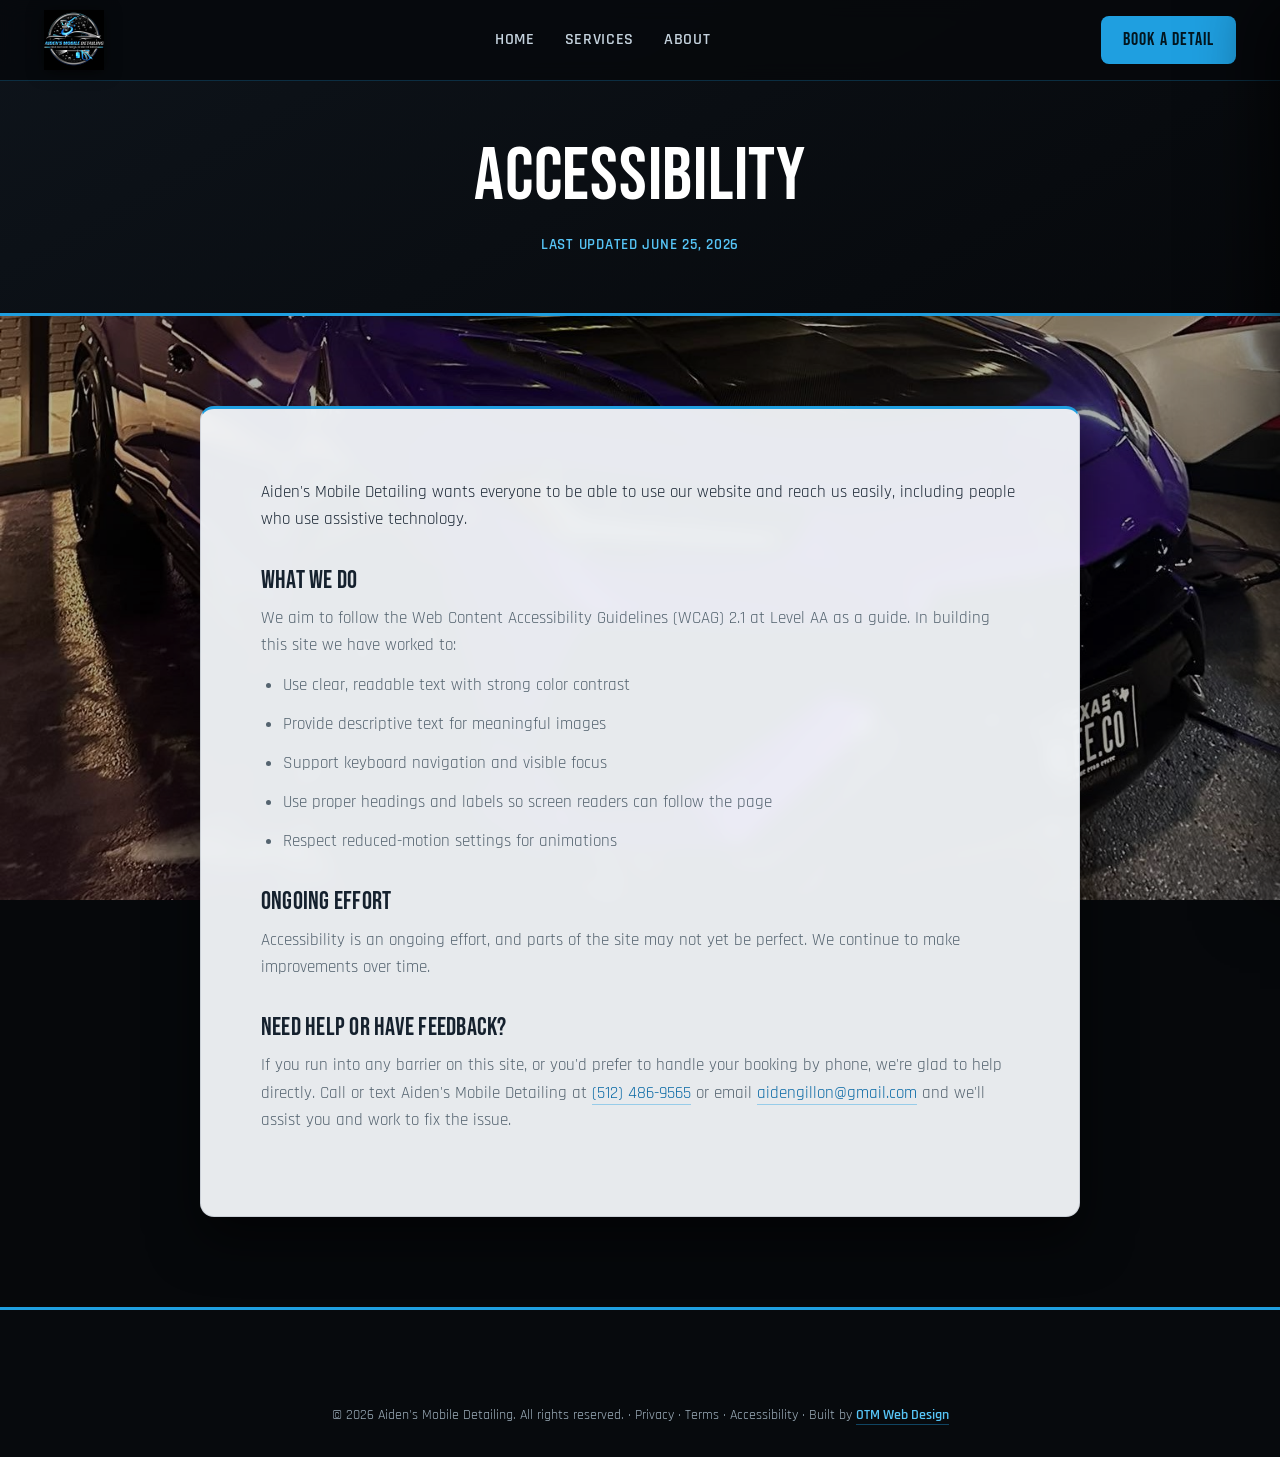
<file: accessibility.html>
<!DOCTYPE html>
<html lang="en">
<head>
  <meta charset="UTF-8">
  <meta name="viewport" content="width=device-width, initial-scale=1.0">

  <title>Accessibility | Aiden's Mobile Detailing</title>
  <meta name="description" content="Aiden's Mobile Detailing is committed to keeping our website usable and accessible to everyone. Here's how, and how to reach us with feedback.">
  <link rel="canonical" href="https://one-true-mission.github.io/aidens-mobile-detailing/accessibility.html">

  <link rel="preconnect" href="https://fonts.googleapis.com">
  <link rel="preconnect" href="https://fonts.gstatic.com" crossorigin>
  <link href="https://fonts.googleapis.com/css2?family=Bebas+Neue&family=Rajdhani:wght@400;500;600;700&display=swap" rel="stylesheet">

  <link rel="stylesheet" href="styles.css">
</head>
<body data-page="accessibility">

  <nav class="nav">
    <div class="nav-inner">
      <a class="brand" href="index.html" aria-label="Aiden's Mobile Detailing home">
        <img src="assets/logo.png" alt="Aiden's Mobile Detailing logo" onerror="this.style.display='none'">
      </a>
      <ul class="nav-links">
        <li><a href="index.html" data-nav="home">Home</a></li>
        <li><a href="services.html" data-nav="services">Services</a></li>
        <li><a href="about.html" data-nav="about">About</a></li>
      </ul>
      <a href="contact.html" class="nav-cta">Book a Detail</a>
      <button class="hamburger" aria-label="Open menu" aria-expanded="false"><span></span><span></span><span></span></button>
    </div>
  </nav>

  <div class="nav-backdrop"></div>
  <aside class="mobile-menu" aria-label="Mobile navigation">
    <a href="index.html" data-nav="home">Home</a>
    <a href="services.html" data-nav="services">Services</a>
    <a href="about.html" data-nav="about">About</a>
    <a href="contact.html" data-nav="contact">Contact</a>
    <a href="contact.html" class="btn">Book a Detail</a>
  </aside>

  <header class="page-hero page-hero--short">
    <div class="inner">
      <h1>Accessibility</h1>
      <p>Last updated June 25, 2026</p>
    </div>
  </header>

  <section>
    <div class="container container--prose">
      <div class="prose">
        <p>Aiden's Mobile Detailing wants everyone to be able to use our website and reach us easily, including people who use assistive technology.</p>

        <h2>What We Do</h2>
        <p>We aim to follow the Web Content Accessibility Guidelines (WCAG) 2.1 at Level AA as a guide. In building this site we have worked to:</p>
        <ul>
          <li>Use clear, readable text with strong color contrast</li>
          <li>Provide descriptive text for meaningful images</li>
          <li>Support keyboard navigation and visible focus</li>
          <li>Use proper headings and labels so screen readers can follow the page</li>
          <li>Respect reduced-motion settings for animations</li>
        </ul>

        <h2>Ongoing Effort</h2>
        <p>Accessibility is an ongoing effort, and parts of the site may not yet be perfect. We continue to make improvements over time.</p>

        <h2>Need Help or Have Feedback?</h2>
        <p>If you run into any barrier on this site, or you'd prefer to handle your booking by phone, we're glad to help directly. Call or text Aiden's Mobile Detailing at <a href="tel:+15124869565">(512) 486-9565</a> or email <a href="mailto:aidengillon@gmail.com">aidengillon@gmail.com</a> and we'll assist you and work to fix the issue.</p>
      </div>
    </div>
  </section>

  <footer class="footer">
    <div class="footer-bottom footer-bottom--solo">
      <div>&copy; 2026 Aiden's Mobile Detailing. All rights reserved. &middot;
        <a href="privacy.html">Privacy</a> &middot;
        <a href="terms.html">Terms</a> &middot;
        <a href="accessibility.html">Accessibility</a> &middot;
        Built by <a href="https://otm-designs.com" target="_blank" rel="noopener">OTM Web Design</a>
      </div>
    </div>
  </footer>

  <a href="tel:+15124869565" class="call-bar">Call Now &middot; (512) 486-9565</a>

  <script src="script.js"></script>
</body>
</html>
</file>
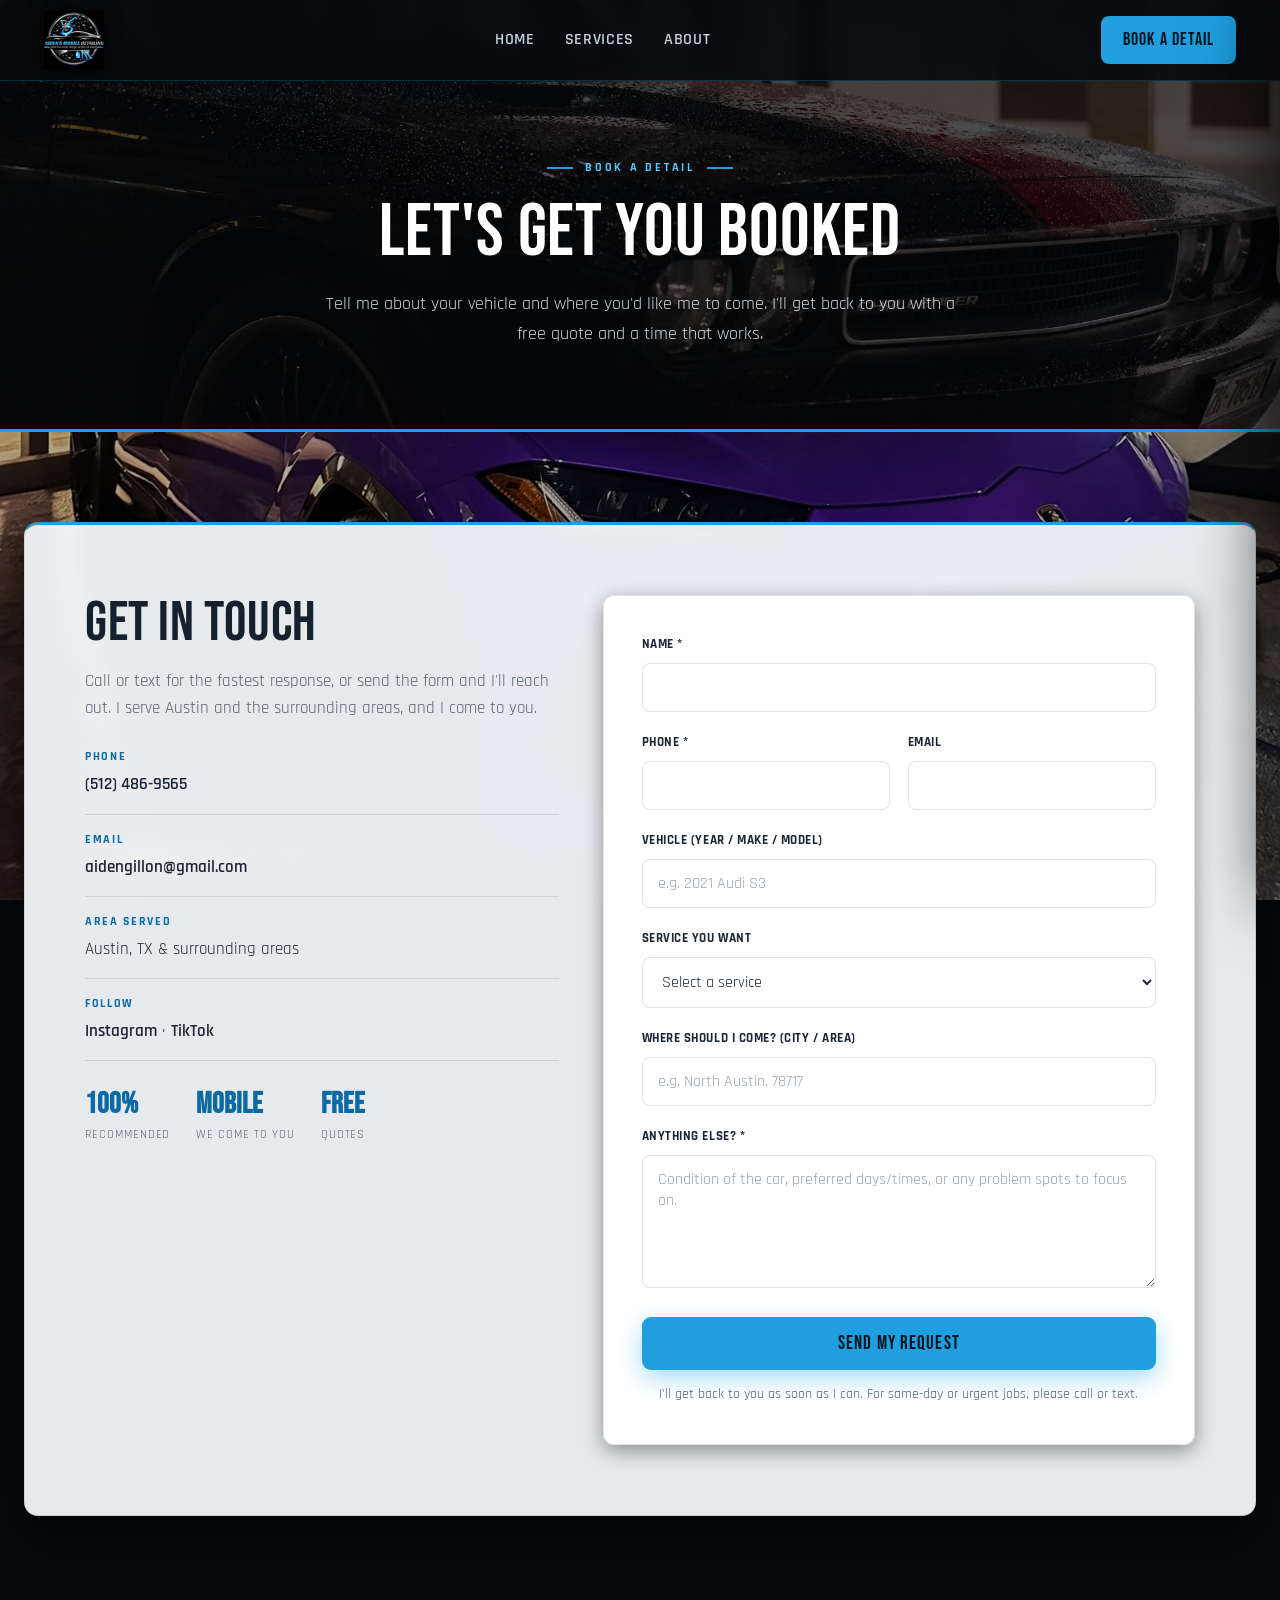
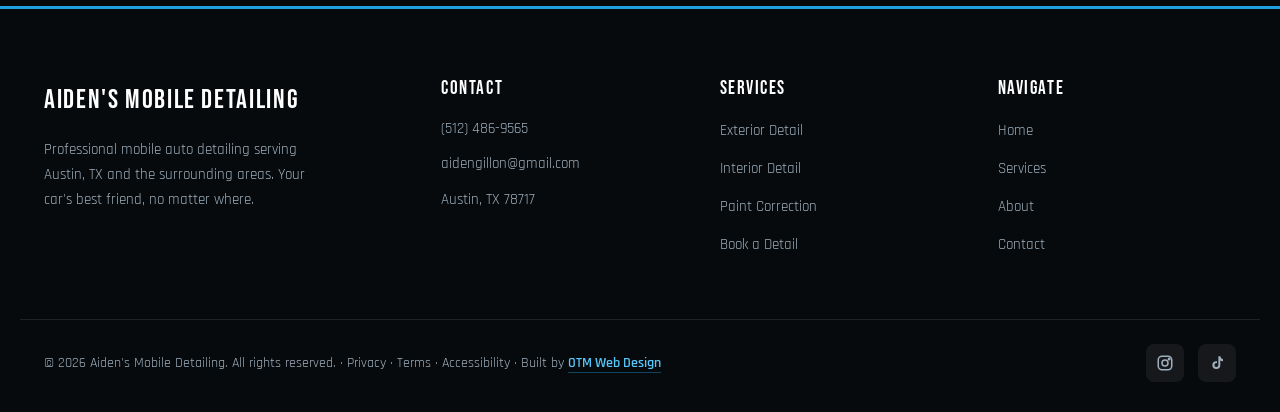
<file: contact.html>
<!DOCTYPE html>
<html lang="en">
<head>
  <meta charset="UTF-8">
  <meta name="viewport" content="width=device-width, initial-scale=1.0">

  <title>Book a Detail | Aiden's Mobile Detailing | Austin, TX</title>
  <meta name="description" content="Book a mobile detail with Aiden's Mobile Detailing in Austin, TX. Tell us your vehicle, the service you want, and where to come. Free quotes.">
  <link rel="canonical" href="https://one-true-mission.github.io/aidens-mobile-detailing/contact.html">

  <link rel="preconnect" href="https://fonts.googleapis.com">
  <link rel="preconnect" href="https://fonts.gstatic.com" crossorigin>
  <link href="https://fonts.googleapis.com/css2?family=Bebas+Neue&family=Rajdhani:wght@400;500;600;700&display=swap" rel="stylesheet">

  <meta property="og:type" content="website">
  <meta property="og:site_name" content="Aiden's Mobile Detailing">
  <meta property="og:title" content="Book a Detail | Aiden's Mobile Detailing">
  <meta property="og:description" content="Book a mobile detail in Austin, TX. Tell us your vehicle and where to come. Free quotes.">
  <meta property="og:url" content="https://one-true-mission.github.io/aidens-mobile-detailing/contact.html">
  <meta property="og:image" content="https://one-true-mission.github.io/aidens-mobile-detailing/assets/og-image.jpg">
  <meta name="twitter:card" content="summary_large_image">
  <meta name="twitter:title" content="Book a Detail | Aiden's Mobile Detailing">
  <meta name="twitter:description" content="Book a mobile detail in Austin, TX. Free quotes.">
  <meta name="twitter:image" content="https://one-true-mission.github.io/aidens-mobile-detailing/assets/og-image.jpg">

  <link rel="stylesheet" href="styles.css">
</head>
<body data-page="contact">

  <nav class="nav">
    <div class="nav-inner">
      <a class="brand" href="index.html" aria-label="Aiden's Mobile Detailing home">
        <img src="assets/logo.png" alt="Aiden's Mobile Detailing logo" onerror="this.style.display='none'">
      </a>
      <ul class="nav-links">
        <li><a href="index.html" data-nav="home">Home</a></li>
        <li><a href="services.html" data-nav="services">Services</a></li>
        <li><a href="about.html" data-nav="about">About</a></li>
      </ul>
      <a href="contact.html" class="nav-cta">Book a Detail</a>
      <button class="hamburger" aria-label="Open menu" aria-expanded="false"><span></span><span></span><span></span></button>
    </div>
  </nav>

  <div class="nav-backdrop"></div>
  <aside class="mobile-menu" aria-label="Mobile navigation">
    <a href="index.html" data-nav="home">Home</a>
    <a href="services.html" data-nav="services">Services</a>
    <a href="about.html" data-nav="about">About</a>
    <a href="contact.html" data-nav="contact">Contact</a>
    <a href="contact.html" class="btn">Book a Detail</a>
  </aside>

  <header class="page-hero" style="background-image:url('assets/hero-contact.jpg')">
    <div class="inner">
      <span class="eyebrow eyebrow--center">Book a Detail</span>
      <h1>Let's Get You Booked</h1>
      <p>Tell me about your vehicle and where you'd like me to come. I'll get back to you with a free quote and a time that works.</p>
    </div>
  </header>

  <section>
    <div class="container">
      <div class="contact-grid">
        <div class="contact-info">
          <h2>Get In Touch</h2>
          <p>Call or text for the fastest response, or send the form and I'll reach out. I serve Austin and the surrounding areas, and I come to you.</p>
          <ul class="contact-list">
            <li>
              <span class="contact-label">Phone</span>
              <a href="tel:+15124869565">(512) 486-9565</a>
            </li>
            <li>
              <span class="contact-label">Email</span>
              <a href="mailto:aidengillon@gmail.com">aidengillon@gmail.com</a>
            </li>
            <li>
              <span class="contact-label">Area Served</span>
              <span>Austin, TX &amp; surrounding areas</span>
            </li>
            <li>
              <span class="contact-label">Follow</span>
              <span>
                <a href="https://www.instagram.com/aidens_mobile_detailing/" target="_blank" rel="noopener">Instagram</a> &middot;
                <a href="https://www.tiktok.com/@aidensmobiledetailing" target="_blank" rel="noopener">TikTok</a>
              </span>
            </li>
          </ul>
          <div class="contact-trust">
            <div><strong>100%</strong><span>Recommended</span></div>
            <div><strong>Mobile</strong><span>We Come To You</span></div>
            <div><strong>Free</strong><span>Quotes</span></div>
          </div>
        </div>

        <div class="form-card">
          <form action="https://formspree.io/f/YOUR_FORM_ID" method="POST" data-form>
            <input type="hidden" name="_next" value="thank-you.html">
            <input type="hidden" name="_subject" value="New detail booking from aidens-mobile-detailing site">
            <input type="text" name="_gotcha" style="display:none" tabindex="-1" autocomplete="off">

            <div class="field">
              <label for="name">Name <span aria-hidden="true">*</span></label>
              <input id="name" name="name" type="text" required>
            </div>
            <div class="field-row">
              <div class="field">
                <label for="phone">Phone <span aria-hidden="true">*</span></label>
                <input id="phone" name="phone" type="tel" required>
              </div>
              <div class="field">
                <label for="email">Email</label>
                <input id="email" name="email" type="email">
              </div>
            </div>
            <div class="field">
              <label for="vehicle">Vehicle (Year / Make / Model)</label>
              <input id="vehicle" name="vehicle" type="text" placeholder="e.g. 2021 Audi S3">
            </div>
            <div class="field">
              <label for="service">Service You Want</label>
              <select id="service" name="service">
                <option value="">Select a service</option>
                <option>Exterior Detail</option>
                <option>Interior Detail</option>
                <option>Full Detail Package</option>
                <option>Paint Correction</option>
                <option>Ceramic Coating</option>
                <option>Wheel &amp; Tire Detail</option>
                <option>Not Sure / Recommend Something</option>
              </select>
            </div>
            <div class="field">
              <label for="location">Where Should I Come? (City / Area)</label>
              <input id="location" name="location" type="text" placeholder="e.g. North Austin, 78717">
            </div>
            <div class="field">
              <label for="message">Anything Else? <span aria-hidden="true">*</span></label>
              <textarea id="message" name="message" rows="5" required placeholder="Condition of the car, preferred days/times, or any problem spots to focus on."></textarea>
            </div>
            <button type="submit" class="btn btn-primary btn-block">Send My Request</button>
            <p class="form-fineprint">I'll get back to you as soon as I can. For same-day or urgent jobs, please call or text.</p>
          </form>
        </div>
      </div>
    </div>
  </section>

  <footer class="footer">
    <div class="footer-grid">
      <div class="footer-brand">
        <span class="brand-mark">AIDEN'S MOBILE DETAILING</span>
        <p>Professional mobile auto detailing serving Austin, TX and the surrounding areas. Your car's best friend, no matter where.</p>
      </div>
      <div>
        <h4>Contact</h4>
        <ul class="footer-contact">
          <li><a href="tel:+15124869565">(512) 486-9565</a></li>
          <li><a href="mailto:aidengillon@gmail.com">aidengillon@gmail.com</a></li>
          <li><span>Austin, TX 78717</span></li>
        </ul>
      </div>
      <div>
        <h4>Services</h4>
        <ul>
          <li><a href="services.html">Exterior Detail</a></li>
          <li><a href="services.html">Interior Detail</a></li>
          <li><a href="services.html">Paint Correction</a></li>
          <li><a href="contact.html">Book a Detail</a></li>
        </ul>
      </div>
      <div>
        <h4>Navigate</h4>
        <ul>
          <li><a href="index.html">Home</a></li>
          <li><a href="services.html">Services</a></li>
          <li><a href="about.html">About</a></li>
          <li><a href="contact.html">Contact</a></li>
        </ul>
      </div>
    </div>
    <div class="footer-bottom">
      <div>&copy; 2026 Aiden's Mobile Detailing. All rights reserved. &middot;
        <a href="privacy.html">Privacy</a> &middot;
        <a href="terms.html">Terms</a> &middot;
        <a href="accessibility.html">Accessibility</a> &middot;
        Built by <a href="https://otm-designs.com" target="_blank" rel="noopener">OTM Web Design</a>
      </div>
      <div class="footer-social">
        <a href="https://www.instagram.com/aidens_mobile_detailing/" target="_blank" rel="noopener" aria-label="Aiden's Mobile Detailing on Instagram">
          <svg viewBox="0 0 24 24" fill="none" stroke="currentColor" stroke-width="2" stroke-linecap="round" stroke-linejoin="round"><rect x="3" y="3" width="18" height="18" rx="5"/><circle cx="12" cy="12" r="4"/><circle cx="17.5" cy="6.5" r="1"/></svg>
        </a>
        <a href="https://www.tiktok.com/@aidensmobiledetailing" target="_blank" rel="noopener" aria-label="Aiden's Mobile Detailing on TikTok">
          <svg viewBox="0 0 24 24" fill="currentColor"><path d="M16.5 3c.3 2.1 1.6 3.6 3.5 3.9v2.6c-1.3.1-2.5-.3-3.6-1v6.3a5.3 5.3 0 1 1-5.3-5.3c.3 0 .6 0 .9.1v2.7a2.6 2.6 0 1 0 1.8 2.5V3z"/></svg>
        </a>
      </div>
    </div>
  </footer>

  <a href="tel:+15124869565" class="call-bar">Call Now &middot; (512) 486-9565</a>

  <script src="script.js"></script>
</body>
</html>
</file>
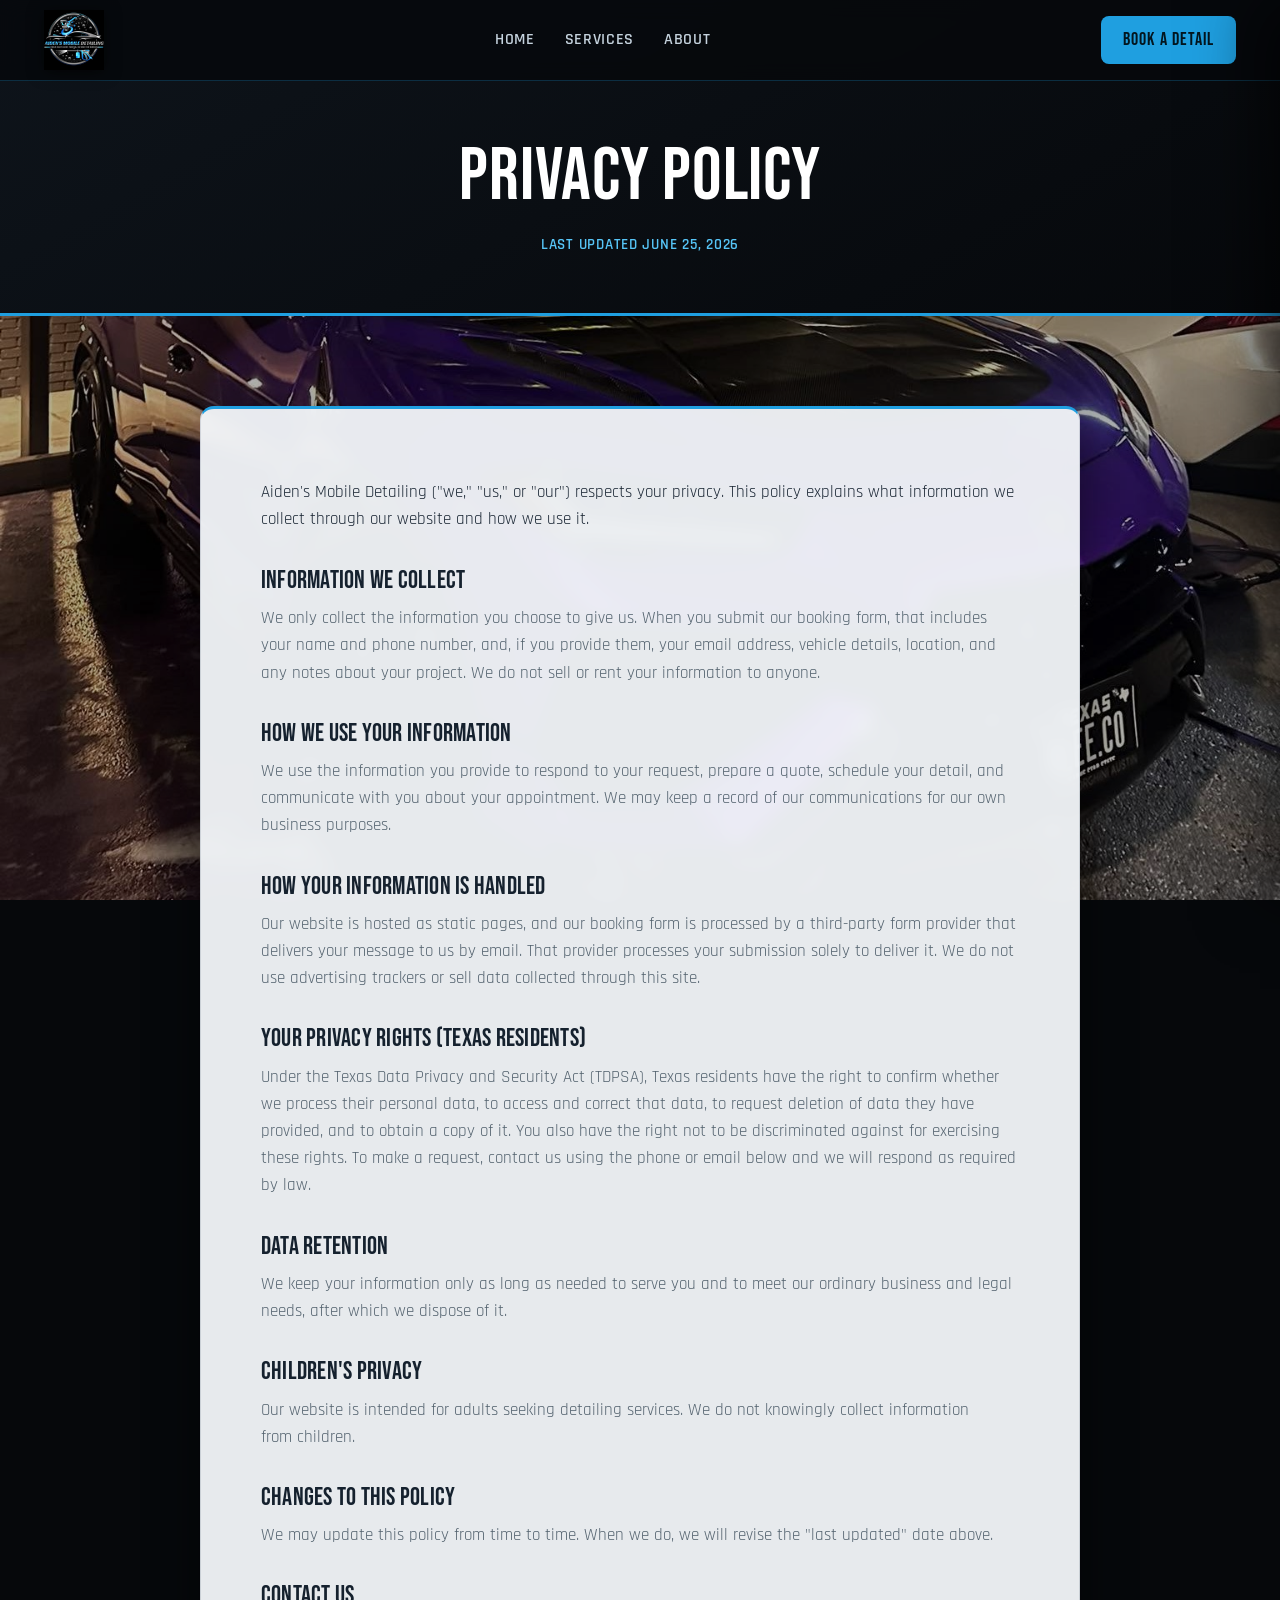
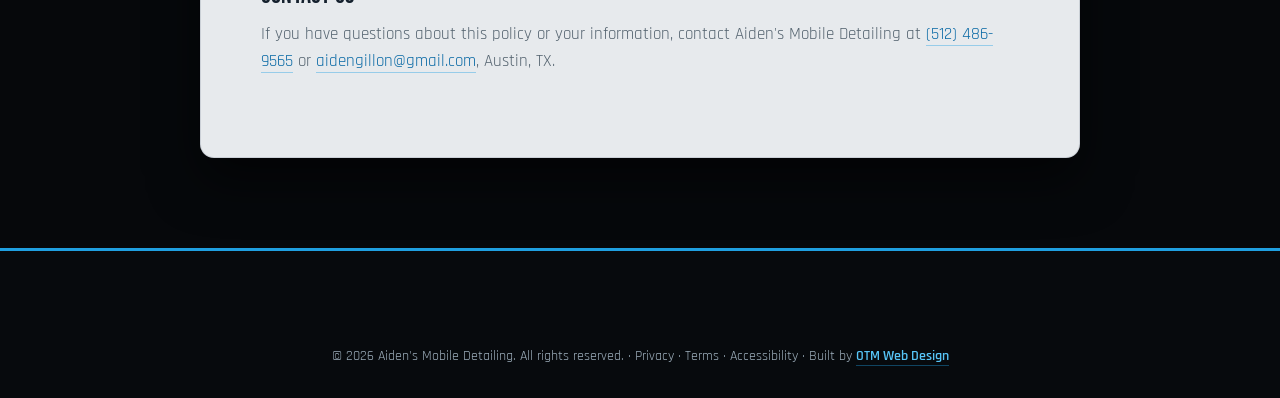
<file: privacy.html>
<!DOCTYPE html>
<html lang="en">
<head>
  <meta charset="UTF-8">
  <meta name="viewport" content="width=device-width, initial-scale=1.0">

  <title>Privacy Policy | Aiden's Mobile Detailing</title>
  <meta name="description" content="Privacy policy for Aiden's Mobile Detailing, describing how we collect and use the information you share through our website.">
  <link rel="canonical" href="https://one-true-mission.github.io/aidens-mobile-detailing/privacy.html">

  <link rel="preconnect" href="https://fonts.googleapis.com">
  <link rel="preconnect" href="https://fonts.gstatic.com" crossorigin>
  <link href="https://fonts.googleapis.com/css2?family=Bebas+Neue&family=Rajdhani:wght@400;500;600;700&display=swap" rel="stylesheet">

  <link rel="stylesheet" href="styles.css">
</head>
<body data-page="privacy">

  <nav class="nav">
    <div class="nav-inner">
      <a class="brand" href="index.html" aria-label="Aiden's Mobile Detailing home">
        <img src="assets/logo.png" alt="Aiden's Mobile Detailing logo" onerror="this.style.display='none'">
      </a>
      <ul class="nav-links">
        <li><a href="index.html" data-nav="home">Home</a></li>
        <li><a href="services.html" data-nav="services">Services</a></li>
        <li><a href="about.html" data-nav="about">About</a></li>
      </ul>
      <a href="contact.html" class="nav-cta">Book a Detail</a>
      <button class="hamburger" aria-label="Open menu" aria-expanded="false"><span></span><span></span><span></span></button>
    </div>
  </nav>

  <div class="nav-backdrop"></div>
  <aside class="mobile-menu" aria-label="Mobile navigation">
    <a href="index.html" data-nav="home">Home</a>
    <a href="services.html" data-nav="services">Services</a>
    <a href="about.html" data-nav="about">About</a>
    <a href="contact.html" data-nav="contact">Contact</a>
    <a href="contact.html" class="btn">Book a Detail</a>
  </aside>

  <header class="page-hero page-hero--short">
    <div class="inner">
      <h1>Privacy Policy</h1>
      <p>Last updated June 25, 2026</p>
    </div>
  </header>

  <section>
    <div class="container container--prose">
      <div class="prose">
        <p>Aiden's Mobile Detailing ("we," "us," or "our") respects your privacy. This policy explains what information we collect through our website and how we use it.</p>

        <h2>Information We Collect</h2>
        <p>We only collect the information you choose to give us. When you submit our booking form, that includes your name and phone number, and, if you provide them, your email address, vehicle details, location, and any notes about your project. We do not sell or rent your information to anyone.</p>

        <h2>How We Use Your Information</h2>
        <p>We use the information you provide to respond to your request, prepare a quote, schedule your detail, and communicate with you about your appointment. We may keep a record of our communications for our own business purposes.</p>

        <h2>How Your Information Is Handled</h2>
        <p>Our website is hosted as static pages, and our booking form is processed by a third-party form provider that delivers your message to us by email. That provider processes your submission solely to deliver it. We do not use advertising trackers or sell data collected through this site.</p>

        <h2>Your Privacy Rights (Texas Residents)</h2>
        <p>Under the Texas Data Privacy and Security Act (TDPSA), Texas residents have the right to confirm whether we process their personal data, to access and correct that data, to request deletion of data they have provided, and to obtain a copy of it. You also have the right not to be discriminated against for exercising these rights. To make a request, contact us using the phone or email below and we will respond as required by law.</p>

        <h2>Data Retention</h2>
        <p>We keep your information only as long as needed to serve you and to meet our ordinary business and legal needs, after which we dispose of it.</p>

        <h2>Children's Privacy</h2>
        <p>Our website is intended for adults seeking detailing services. We do not knowingly collect information from children.</p>

        <h2>Changes to This Policy</h2>
        <p>We may update this policy from time to time. When we do, we will revise the "last updated" date above.</p>

        <h2>Contact Us</h2>
        <p>If you have questions about this policy or your information, contact Aiden's Mobile Detailing at <a href="tel:+15124869565">(512) 486-9565</a> or <a href="mailto:aidengillon@gmail.com">aidengillon@gmail.com</a>, Austin, TX.</p>
      </div>
    </div>
  </section>

  <footer class="footer">
    <div class="footer-bottom footer-bottom--solo">
      <div>&copy; 2026 Aiden's Mobile Detailing. All rights reserved. &middot;
        <a href="privacy.html">Privacy</a> &middot;
        <a href="terms.html">Terms</a> &middot;
        <a href="accessibility.html">Accessibility</a> &middot;
        Built by <a href="https://otm-designs.com" target="_blank" rel="noopener">OTM Web Design</a>
      </div>
    </div>
  </footer>

  <a href="tel:+15124869565" class="call-bar">Call Now &middot; (512) 486-9565</a>

  <script src="script.js"></script>
</body>
</html>
</file>
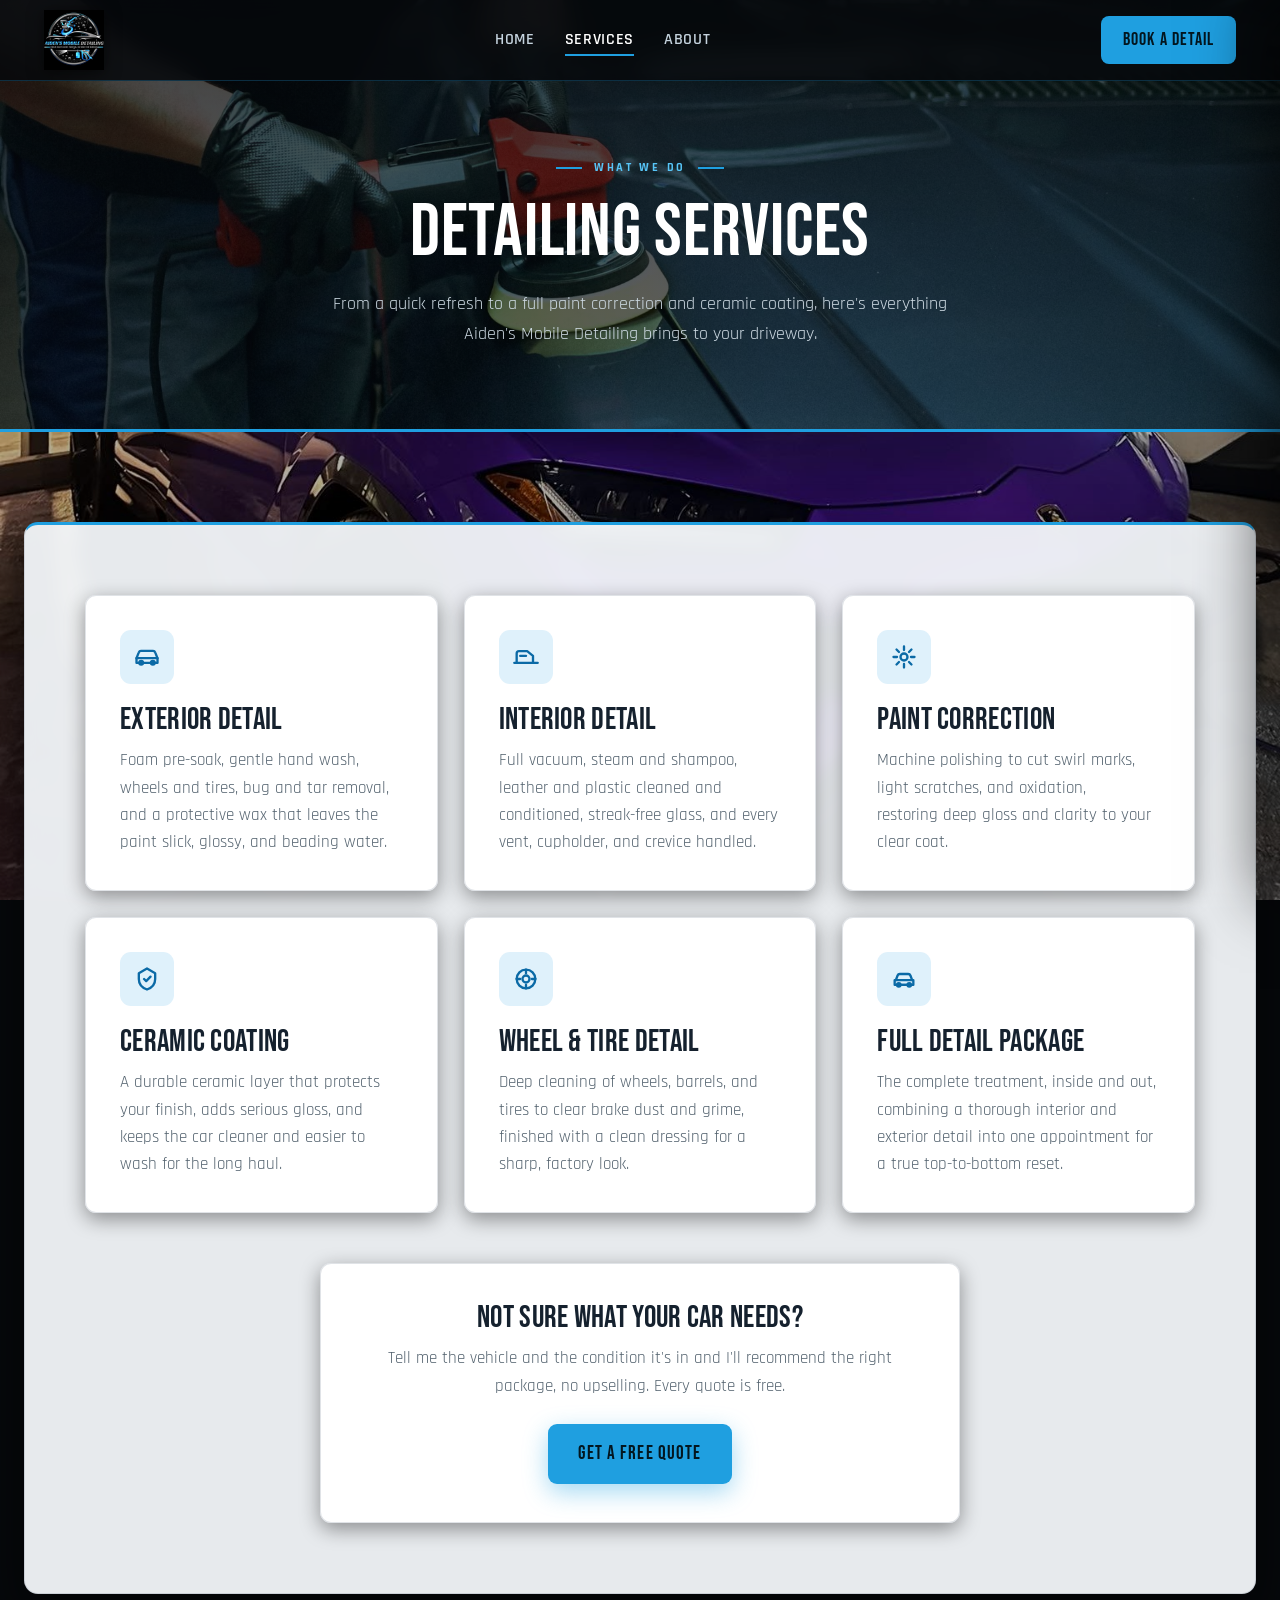
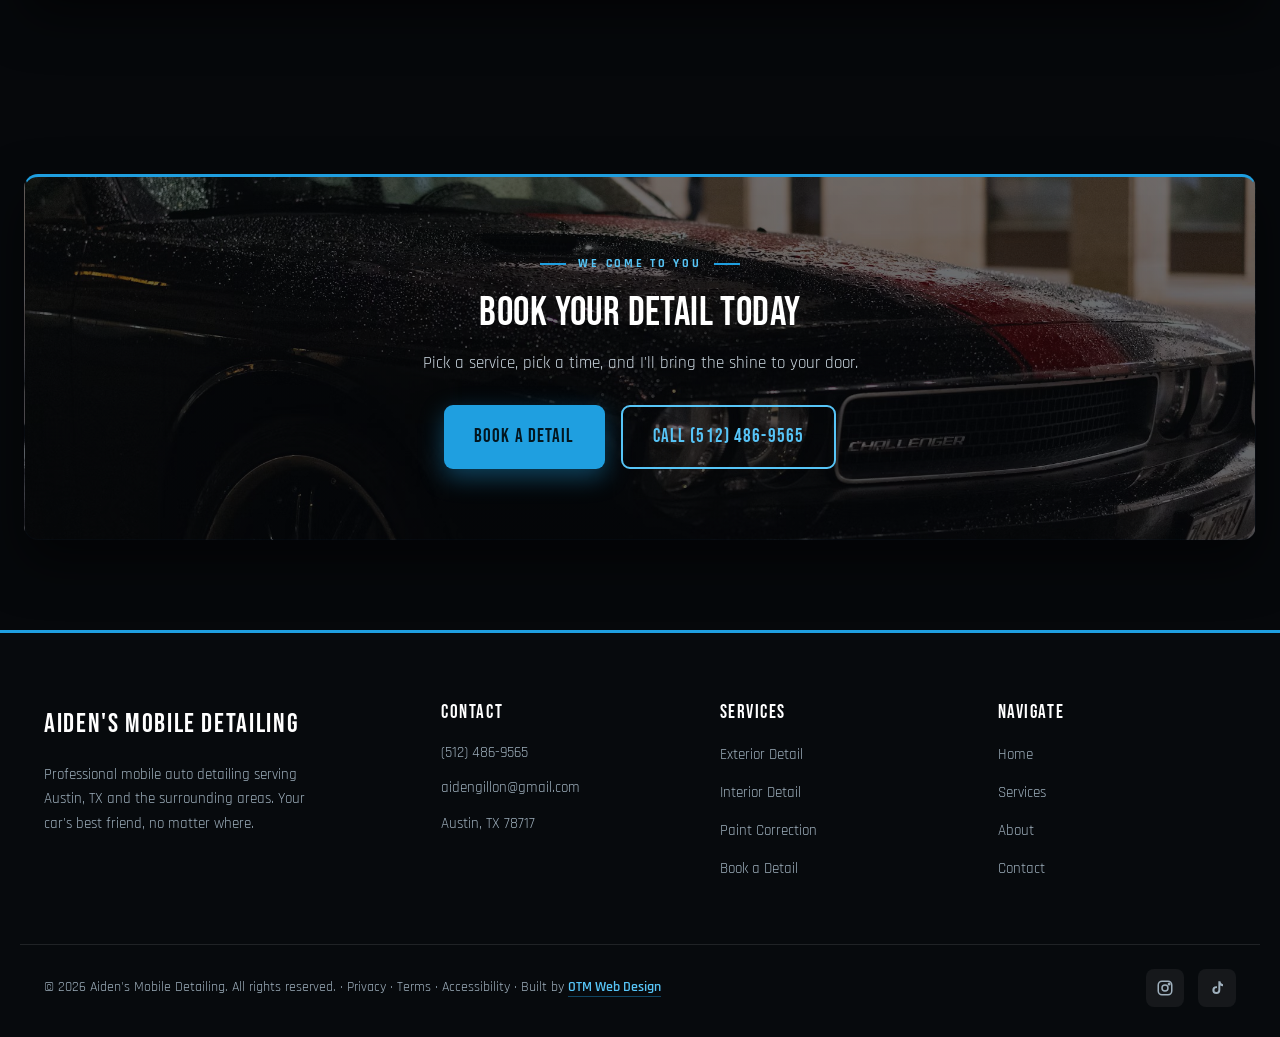
<file: services.html>
<!DOCTYPE html>
<html lang="en">
<head>
  <meta charset="UTF-8">
  <meta name="viewport" content="width=device-width, initial-scale=1.0">

  <title>Detailing Services | Aiden's Mobile Detailing | Austin, TX</title>
  <meta name="description" content="Mobile detailing services in Austin, TX: exterior detail, interior detail, paint correction, ceramic coating, wheel and tire detail, and full packages.">
  <link rel="canonical" href="https://one-true-mission.github.io/aidens-mobile-detailing/services.html">

  <link rel="preconnect" href="https://fonts.googleapis.com">
  <link rel="preconnect" href="https://fonts.gstatic.com" crossorigin>
  <link href="https://fonts.googleapis.com/css2?family=Bebas+Neue&family=Rajdhani:wght@400;500;600;700&display=swap" rel="stylesheet">

  <meta property="og:type" content="website">
  <meta property="og:site_name" content="Aiden's Mobile Detailing">
  <meta property="og:title" content="Detailing Services | Aiden's Mobile Detailing">
  <meta property="og:description" content="Mobile detailing in Austin, TX: exterior, interior, paint correction, ceramic coating, and full packages. We come to you.">
  <meta property="og:url" content="https://one-true-mission.github.io/aidens-mobile-detailing/services.html">
  <meta property="og:image" content="https://one-true-mission.github.io/aidens-mobile-detailing/assets/og-image.jpg">
  <meta name="twitter:card" content="summary_large_image">
  <meta name="twitter:title" content="Detailing Services | Aiden's Mobile Detailing">
  <meta name="twitter:description" content="Mobile detailing in Austin, TX. We come to you.">
  <meta name="twitter:image" content="https://one-true-mission.github.io/aidens-mobile-detailing/assets/og-image.jpg">

  <link rel="stylesheet" href="styles.css">
</head>
<body data-page="services">

  <nav class="nav">
    <div class="nav-inner">
      <a class="brand" href="index.html" aria-label="Aiden's Mobile Detailing home">
        <img src="assets/logo.png" alt="Aiden's Mobile Detailing logo" onerror="this.style.display='none'">
      </a>
      <ul class="nav-links">
        <li><a href="index.html" data-nav="home">Home</a></li>
        <li><a href="services.html" data-nav="services">Services</a></li>
        <li><a href="about.html" data-nav="about">About</a></li>
      </ul>
      <a href="contact.html" class="nav-cta">Book a Detail</a>
      <button class="hamburger" aria-label="Open menu" aria-expanded="false"><span></span><span></span><span></span></button>
    </div>
  </nav>

  <div class="nav-backdrop"></div>
  <aside class="mobile-menu" aria-label="Mobile navigation">
    <a href="index.html" data-nav="home">Home</a>
    <a href="services.html" data-nav="services">Services</a>
    <a href="about.html" data-nav="about">About</a>
    <a href="contact.html" data-nav="contact">Contact</a>
    <a href="contact.html" class="btn">Book a Detail</a>
  </aside>

  <header class="page-hero" style="background-image:url('assets/hero-services.jpg')">
    <div class="inner">
      <span class="eyebrow eyebrow--center">What We Do</span>
      <h1>Detailing Services</h1>
      <p>From a quick refresh to a full paint correction and ceramic coating, here's everything Aiden's Mobile Detailing brings to your driveway.</p>
    </div>
  </header>

  <section>
    <div class="container">
      <div class="card-grid">
        <article class="card">
          <div class="card-icon" aria-hidden="true"><svg viewBox="0 0 24 24" fill="none" stroke="currentColor" stroke-width="2" stroke-linecap="round" stroke-linejoin="round"><path d="M3 13l2-5a2 2 0 0 1 2-1.3h10A2 2 0 0 1 19 8l2 5"/><path d="M3 13h18v4H3z"/><circle cx="7" cy="17" r="1.6"/><circle cx="17" cy="17" r="1.6"/></svg></div>
          <h3>Exterior Detail</h3>
          <p>Foam pre-soak, gentle hand wash, wheels and tires, bug and tar removal, and a protective wax that leaves the paint slick, glossy, and beading water.</p>
        </article>
        <article class="card">
          <div class="card-icon" aria-hidden="true"><svg viewBox="0 0 24 24" fill="none" stroke="currentColor" stroke-width="2" stroke-linecap="round" stroke-linejoin="round"><path d="M4 17V9a2 2 0 0 1 2-2h7l5 4v6"/><path d="M2 17h20"/><path d="M7 11h5"/></svg></div>
          <h3>Interior Detail</h3>
          <p>Full vacuum, steam and shampoo, leather and plastic cleaned and conditioned, streak-free glass, and every vent, cupholder, and crevice handled.</p>
        </article>
        <article class="card">
          <div class="card-icon" aria-hidden="true"><svg viewBox="0 0 24 24" fill="none" stroke="currentColor" stroke-width="2" stroke-linecap="round" stroke-linejoin="round"><circle cx="12" cy="12" r="3"/><path d="M12 3v3M12 18v3M3 12h3M18 12h3M5.6 5.6l2.1 2.1M16.3 16.3l2.1 2.1M18.4 5.6l-2.1 2.1M7.7 16.3l-2.1 2.1"/></svg></div>
          <h3>Paint Correction</h3>
          <p>Machine polishing to cut swirl marks, light scratches, and oxidation, restoring deep gloss and clarity to your clear coat.</p>
        </article>
        <article class="card">
          <div class="card-icon" aria-hidden="true"><svg viewBox="0 0 24 24" fill="none" stroke="currentColor" stroke-width="2" stroke-linecap="round" stroke-linejoin="round"><path d="M12 3l7 4v5c0 4.4-3 7.6-7 9-4-1.4-7-4.6-7-9V7z"/><path d="M9.5 12l1.8 1.8L15 10"/></svg></div>
          <h3>Ceramic Coating</h3>
          <p>A durable ceramic layer that protects your finish, adds serious gloss, and keeps the car cleaner and easier to wash for the long haul.</p>
        </article>
        <article class="card">
          <div class="card-icon" aria-hidden="true"><svg viewBox="0 0 24 24" fill="none" stroke="currentColor" stroke-width="2" stroke-linecap="round" stroke-linejoin="round"><circle cx="12" cy="12" r="8"/><circle cx="12" cy="12" r="3"/><path d="M12 4v3M12 17v3M4 12h3M17 12h3"/></svg></div>
          <h3>Wheel &amp; Tire Detail</h3>
          <p>Deep cleaning of wheels, barrels, and tires to clear brake dust and grime, finished with a clean dressing for a sharp, factory look.</p>
        </article>
        <article class="card">
          <div class="card-icon" aria-hidden="true"><svg viewBox="0 0 24 24" fill="none" stroke="currentColor" stroke-width="2" stroke-linecap="round" stroke-linejoin="round"><path d="M5 13l1.5-4A2 2 0 0 1 8.4 7.7h7.2A2 2 0 0 1 17.5 9L19 13"/><path d="M4 13h16v4H4z"/><circle cx="7.5" cy="17" r="1.5"/><circle cx="16.5" cy="17" r="1.5"/><path d="M9 17h6"/></svg></div>
          <h3>Full Detail Package</h3>
          <p>The complete treatment, inside and out, combining a thorough interior and exterior detail into one appointment for a true top-to-bottom reset.</p>
        </article>
      </div>

      <div class="services-note">
        <h3>Not sure what your car needs?</h3>
        <p>Tell me the vehicle and the condition it's in and I'll recommend the right package, no upselling. Every quote is free.</p>
        <a href="contact.html" class="btn btn-primary">Get a Free Quote</a>
      </div>
    </div>
  </section>

  <section>
    <div class="container cta">
      <span class="eyebrow eyebrow--center">We Come To You</span>
      <h2>Book Your Detail Today</h2>
      <p>Pick a service, pick a time, and I'll bring the shine to your door.</p>
      <div class="cta-actions">
        <a href="contact.html" class="btn btn-primary">Book a Detail</a>
        <a href="tel:+15124869565" class="btn btn-outline">Call (512) 486-9565</a>
      </div>
    </div>
  </section>

  <footer class="footer">
    <div class="footer-grid">
      <div class="footer-brand">
        <span class="brand-mark">AIDEN'S MOBILE DETAILING</span>
        <p>Professional mobile auto detailing serving Austin, TX and the surrounding areas. Your car's best friend, no matter where.</p>
      </div>
      <div>
        <h4>Contact</h4>
        <ul class="footer-contact">
          <li><a href="tel:+15124869565">(512) 486-9565</a></li>
          <li><a href="mailto:aidengillon@gmail.com">aidengillon@gmail.com</a></li>
          <li><span>Austin, TX 78717</span></li>
        </ul>
      </div>
      <div>
        <h4>Services</h4>
        <ul>
          <li><a href="services.html">Exterior Detail</a></li>
          <li><a href="services.html">Interior Detail</a></li>
          <li><a href="services.html">Paint Correction</a></li>
          <li><a href="contact.html">Book a Detail</a></li>
        </ul>
      </div>
      <div>
        <h4>Navigate</h4>
        <ul>
          <li><a href="index.html">Home</a></li>
          <li><a href="services.html">Services</a></li>
          <li><a href="about.html">About</a></li>
          <li><a href="contact.html">Contact</a></li>
        </ul>
      </div>
    </div>
    <div class="footer-bottom">
      <div>&copy; 2026 Aiden's Mobile Detailing. All rights reserved. &middot;
        <a href="privacy.html">Privacy</a> &middot;
        <a href="terms.html">Terms</a> &middot;
        <a href="accessibility.html">Accessibility</a> &middot;
        Built by <a href="https://otm-designs.com" target="_blank" rel="noopener">OTM Web Design</a>
      </div>
      <div class="footer-social">
        <a href="https://www.instagram.com/aidens_mobile_detailing/" target="_blank" rel="noopener" aria-label="Aiden's Mobile Detailing on Instagram">
          <svg viewBox="0 0 24 24" fill="none" stroke="currentColor" stroke-width="2" stroke-linecap="round" stroke-linejoin="round"><rect x="3" y="3" width="18" height="18" rx="5"/><circle cx="12" cy="12" r="4"/><circle cx="17.5" cy="6.5" r="1"/></svg>
        </a>
        <a href="https://www.tiktok.com/@aidensmobiledetailing" target="_blank" rel="noopener" aria-label="Aiden's Mobile Detailing on TikTok">
          <svg viewBox="0 0 24 24" fill="currentColor"><path d="M16.5 3c.3 2.1 1.6 3.6 3.5 3.9v2.6c-1.3.1-2.5-.3-3.6-1v6.3a5.3 5.3 0 1 1-5.3-5.3c.3 0 .6 0 .9.1v2.7a2.6 2.6 0 1 0 1.8 2.5V3z"/></svg>
        </a>
      </div>
    </div>
  </footer>

  <a href="tel:+15124869565" class="call-bar">Call Now &middot; (512) 486-9565</a>

  <script src="script.js"></script>
</body>
</html>
</file>
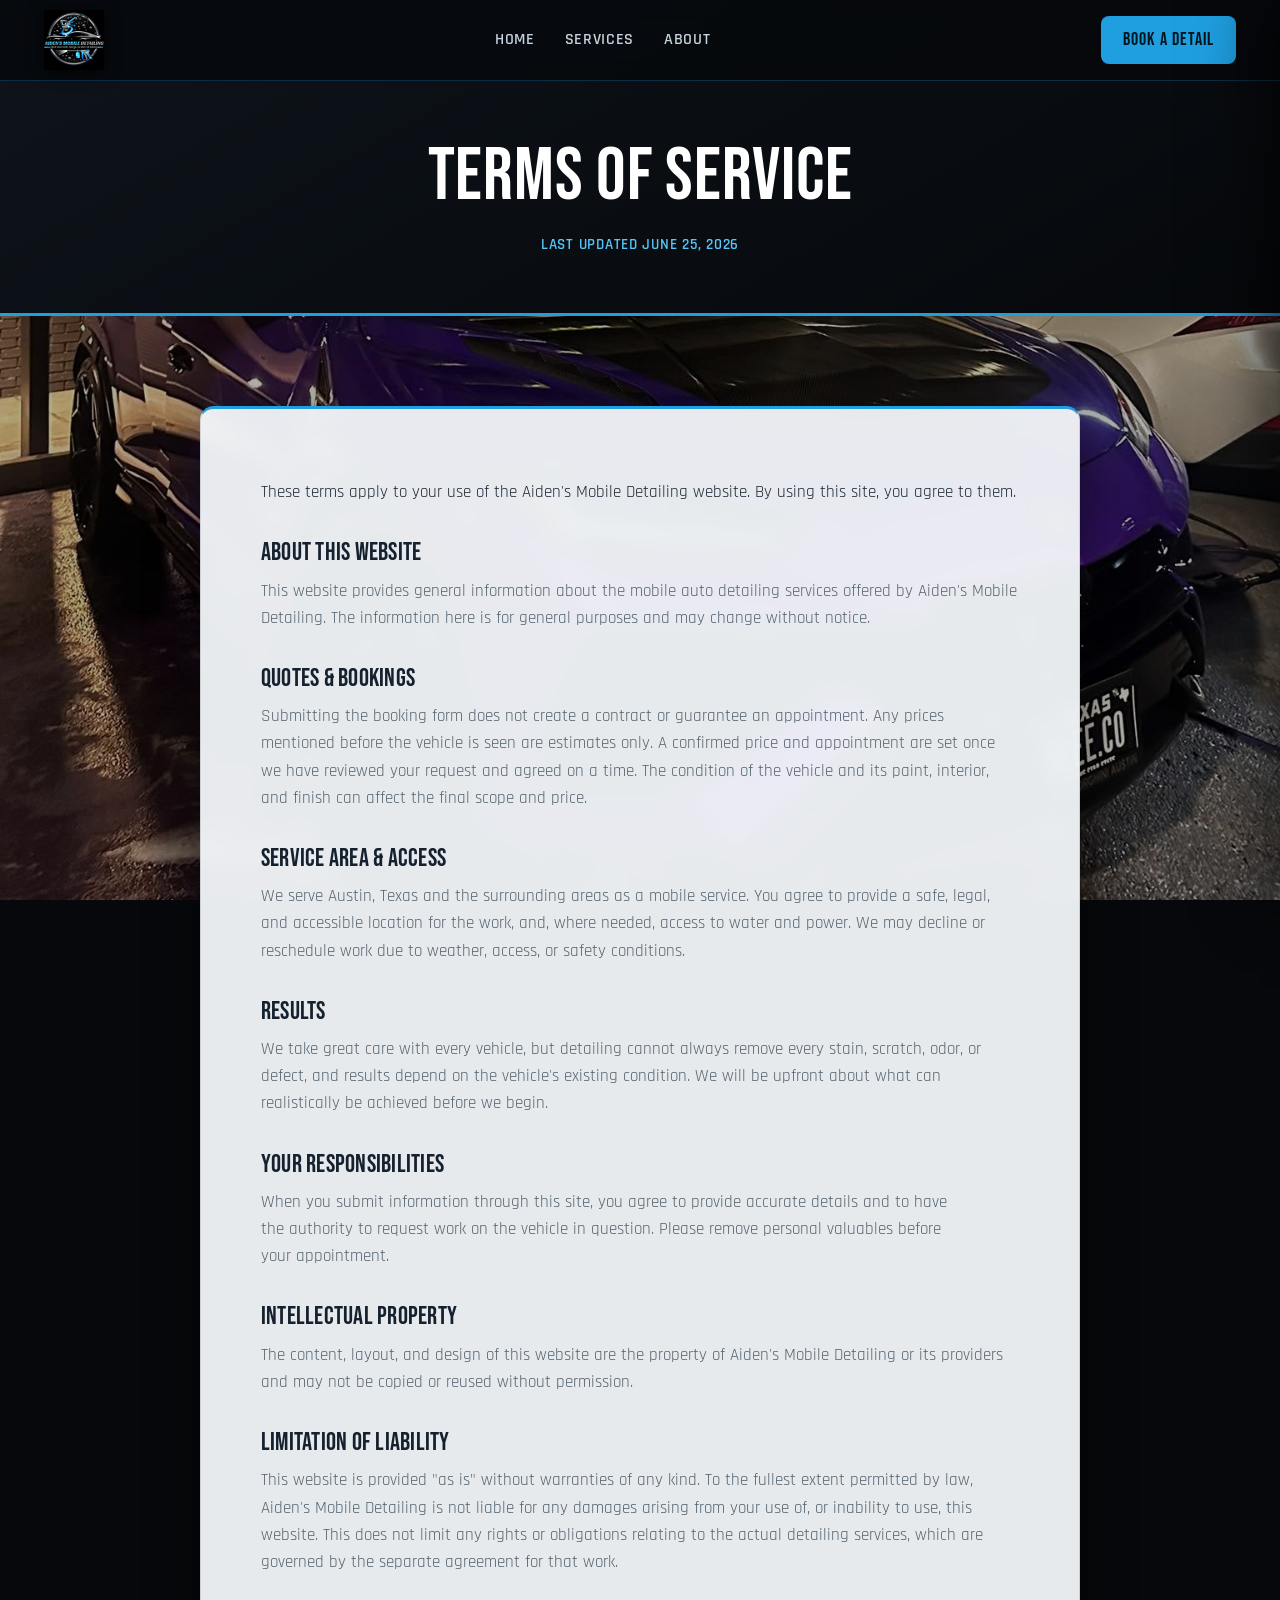
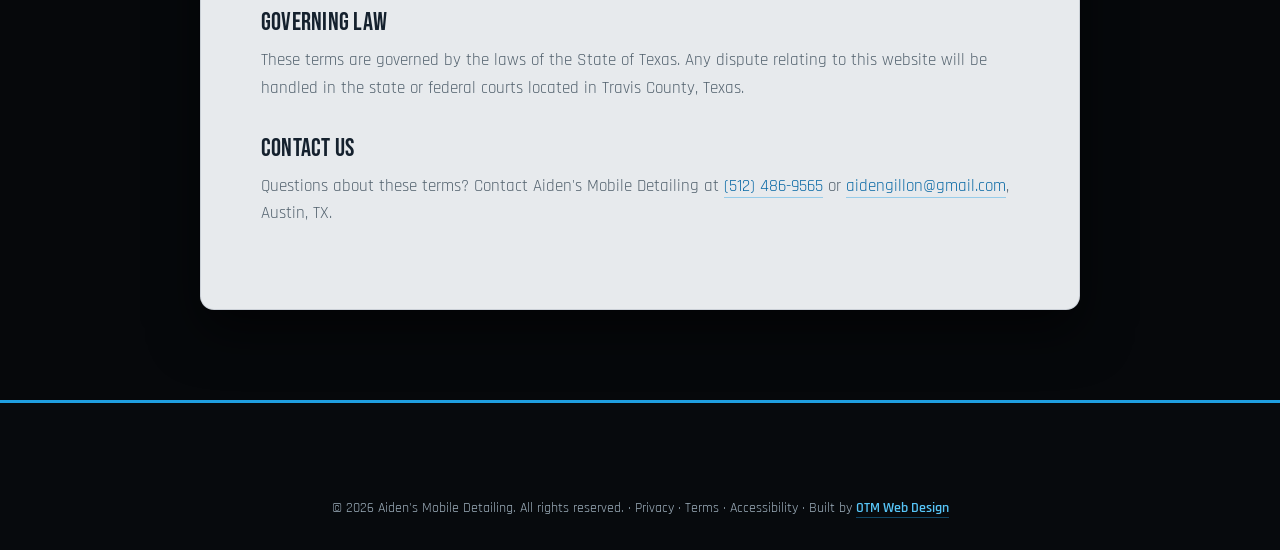
<file: terms.html>
<!DOCTYPE html>
<html lang="en">
<head>
  <meta charset="UTF-8">
  <meta name="viewport" content="width=device-width, initial-scale=1.0">

  <title>Terms of Service | Aiden's Mobile Detailing</title>
  <meta name="description" content="Terms of service for the Aiden's Mobile Detailing website and the information presented on it.">
  <link rel="canonical" href="https://one-true-mission.github.io/aidens-mobile-detailing/terms.html">

  <link rel="preconnect" href="https://fonts.googleapis.com">
  <link rel="preconnect" href="https://fonts.gstatic.com" crossorigin>
  <link href="https://fonts.googleapis.com/css2?family=Bebas+Neue&family=Rajdhani:wght@400;500;600;700&display=swap" rel="stylesheet">

  <link rel="stylesheet" href="styles.css">
</head>
<body data-page="terms">

  <nav class="nav">
    <div class="nav-inner">
      <a class="brand" href="index.html" aria-label="Aiden's Mobile Detailing home">
        <img src="assets/logo.png" alt="Aiden's Mobile Detailing logo" onerror="this.style.display='none'">
      </a>
      <ul class="nav-links">
        <li><a href="index.html" data-nav="home">Home</a></li>
        <li><a href="services.html" data-nav="services">Services</a></li>
        <li><a href="about.html" data-nav="about">About</a></li>
      </ul>
      <a href="contact.html" class="nav-cta">Book a Detail</a>
      <button class="hamburger" aria-label="Open menu" aria-expanded="false"><span></span><span></span><span></span></button>
    </div>
  </nav>

  <div class="nav-backdrop"></div>
  <aside class="mobile-menu" aria-label="Mobile navigation">
    <a href="index.html" data-nav="home">Home</a>
    <a href="services.html" data-nav="services">Services</a>
    <a href="about.html" data-nav="about">About</a>
    <a href="contact.html" data-nav="contact">Contact</a>
    <a href="contact.html" class="btn">Book a Detail</a>
  </aside>

  <header class="page-hero page-hero--short">
    <div class="inner">
      <h1>Terms of Service</h1>
      <p>Last updated June 25, 2026</p>
    </div>
  </header>

  <section>
    <div class="container container--prose">
      <div class="prose">
        <p>These terms apply to your use of the Aiden's Mobile Detailing website. By using this site, you agree to them.</p>

        <h2>About This Website</h2>
        <p>This website provides general information about the mobile auto detailing services offered by Aiden's Mobile Detailing. The information here is for general purposes and may change without notice.</p>

        <h2>Quotes &amp; Bookings</h2>
        <p>Submitting the booking form does not create a contract or guarantee an appointment. Any prices mentioned before the vehicle is seen are estimates only. A confirmed price and appointment are set once we have reviewed your request and agreed on a time. The condition of the vehicle and its paint, interior, and finish can affect the final scope and price.</p>

        <h2>Service Area &amp; Access</h2>
        <p>We serve Austin, Texas and the surrounding areas as a mobile service. You agree to provide a safe, legal, and accessible location for the work, and, where needed, access to water and power. We may decline or reschedule work due to weather, access, or safety conditions.</p>

        <h2>Results</h2>
        <p>We take great care with every vehicle, but detailing cannot always remove every stain, scratch, odor, or defect, and results depend on the vehicle's existing condition. We will be upfront about what can realistically be achieved before we begin.</p>

        <h2>Your Responsibilities</h2>
        <p>When you submit information through this site, you agree to provide accurate details and to have the authority to request work on the vehicle in question. Please remove personal valuables before your appointment.</p>

        <h2>Intellectual Property</h2>
        <p>The content, layout, and design of this website are the property of Aiden's Mobile Detailing or its providers and may not be copied or reused without permission.</p>

        <h2>Limitation of Liability</h2>
        <p>This website is provided "as is" without warranties of any kind. To the fullest extent permitted by law, Aiden's Mobile Detailing is not liable for any damages arising from your use of, or inability to use, this website. This does not limit any rights or obligations relating to the actual detailing services, which are governed by the separate agreement for that work.</p>

        <h2>Governing Law</h2>
        <p>These terms are governed by the laws of the State of Texas. Any dispute relating to this website will be handled in the state or federal courts located in Travis County, Texas.</p>

        <h2>Contact Us</h2>
        <p>Questions about these terms? Contact Aiden's Mobile Detailing at <a href="tel:+15124869565">(512) 486-9565</a> or <a href="mailto:aidengillon@gmail.com">aidengillon@gmail.com</a>, Austin, TX.</p>
      </div>
    </div>
  </section>

  <footer class="footer">
    <div class="footer-bottom footer-bottom--solo">
      <div>&copy; 2026 Aiden's Mobile Detailing. All rights reserved. &middot;
        <a href="privacy.html">Privacy</a> &middot;
        <a href="terms.html">Terms</a> &middot;
        <a href="accessibility.html">Accessibility</a> &middot;
        Built by <a href="https://otm-designs.com" target="_blank" rel="noopener">OTM Web Design</a>
      </div>
    </div>
  </footer>

  <a href="tel:+15124869565" class="call-bar">Call Now &middot; (512) 486-9565</a>

  <script src="script.js"></script>
</body>
</html>
</file>
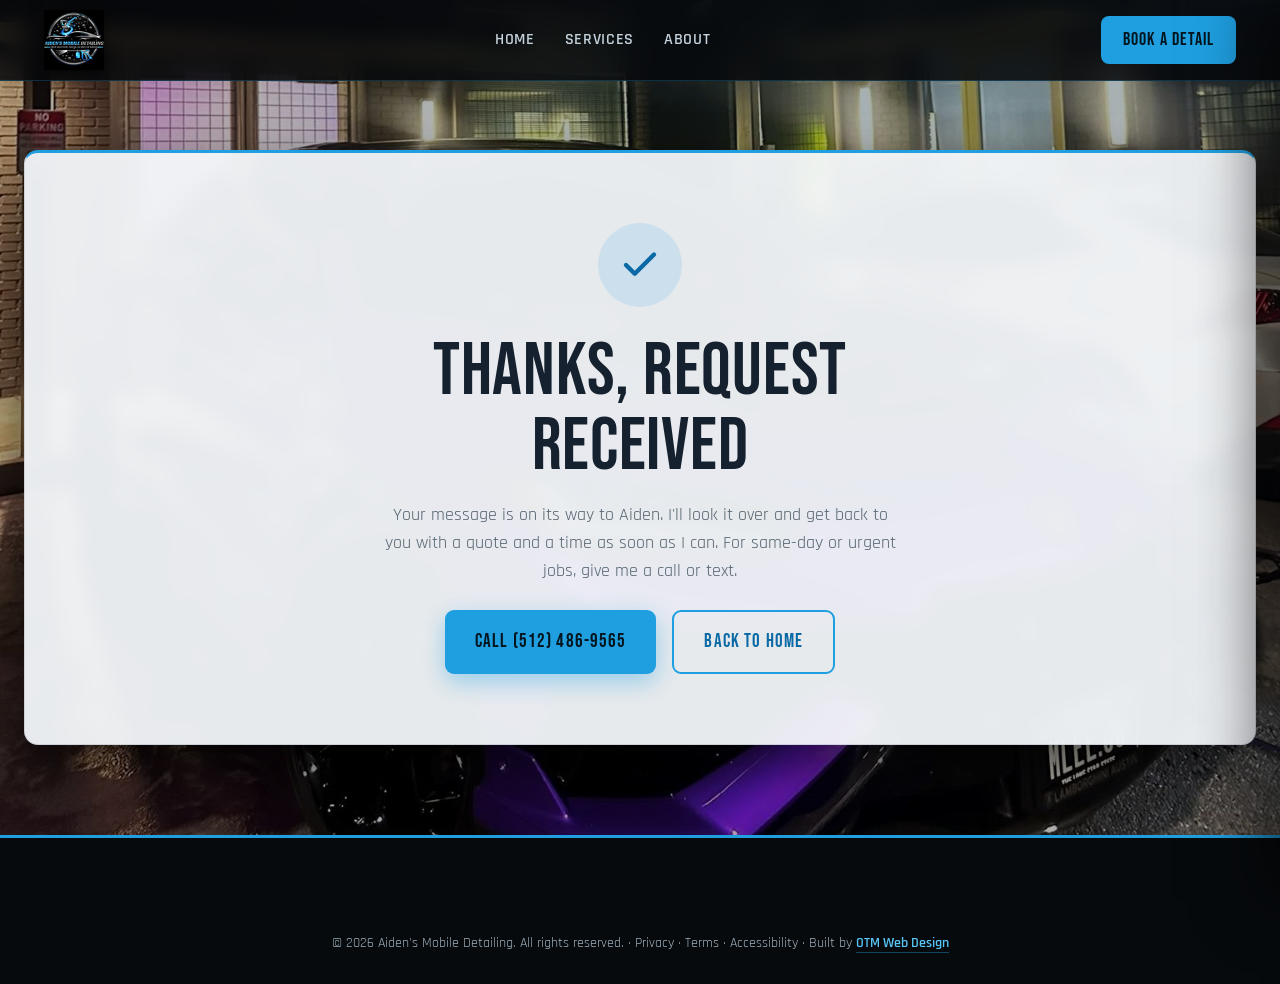
<file: thank-you.html>
<!DOCTYPE html>
<html lang="en">
<head>
  <meta charset="UTF-8">
  <meta name="viewport" content="width=device-width, initial-scale=1.0">

  <title>Thank You | Aiden's Mobile Detailing</title>
  <meta name="description" content="Thanks for reaching out to Aiden's Mobile Detailing. Your request is in and we'll get back to you soon.">
  <link rel="canonical" href="https://one-true-mission.github.io/aidens-mobile-detailing/thank-you.html">
  <meta name="robots" content="noindex">

  <link rel="preconnect" href="https://fonts.googleapis.com">
  <link rel="preconnect" href="https://fonts.gstatic.com" crossorigin>
  <link href="https://fonts.googleapis.com/css2?family=Bebas+Neue&family=Rajdhani:wght@400;500;600;700&display=swap" rel="stylesheet">

  <link rel="stylesheet" href="styles.css">
</head>
<body data-page="thankyou">

  <nav class="nav">
    <div class="nav-inner">
      <a class="brand" href="index.html" aria-label="Aiden's Mobile Detailing home">
        <img src="assets/logo.png" alt="Aiden's Mobile Detailing logo" onerror="this.style.display='none'">
      </a>
      <ul class="nav-links">
        <li><a href="index.html" data-nav="home">Home</a></li>
        <li><a href="services.html" data-nav="services">Services</a></li>
        <li><a href="about.html" data-nav="about">About</a></li>
      </ul>
      <a href="contact.html" class="nav-cta">Book a Detail</a>
      <button class="hamburger" aria-label="Open menu" aria-expanded="false"><span></span><span></span><span></span></button>
    </div>
  </nav>

  <div class="nav-backdrop"></div>
  <aside class="mobile-menu" aria-label="Mobile navigation">
    <a href="index.html" data-nav="home">Home</a>
    <a href="services.html" data-nav="services">Services</a>
    <a href="about.html" data-nav="about">About</a>
    <a href="contact.html" data-nav="contact">Contact</a>
    <a href="contact.html" class="btn">Book a Detail</a>
  </aside>

  <section class="thankyou">
    <div class="container">
      <div class="thankyou-card">
        <div class="thankyou-icon" aria-hidden="true">
          <svg viewBox="0 0 24 24" fill="none" stroke="currentColor" stroke-width="2.5" stroke-linecap="round" stroke-linejoin="round"><path d="M20 6L9 17l-5-5"/></svg>
        </div>
        <h1>Thanks, Request Received</h1>
        <p>Your message is on its way to Aiden. I'll look it over and get back to you with a quote and a time as soon as I can. For same-day or urgent jobs, give me a call or text.</p>
        <div class="cta-actions">
          <a href="tel:+15124869565" class="btn btn-primary">Call (512) 486-9565</a>
          <a href="index.html" class="btn btn-outline">Back to Home</a>
        </div>
      </div>
    </div>
  </section>

  <footer class="footer">
    <div class="footer-bottom footer-bottom--solo">
      <div>&copy; 2026 Aiden's Mobile Detailing. All rights reserved. &middot;
        <a href="privacy.html">Privacy</a> &middot;
        <a href="terms.html">Terms</a> &middot;
        <a href="accessibility.html">Accessibility</a> &middot;
        Built by <a href="https://otm-designs.com" target="_blank" rel="noopener">OTM Web Design</a>
      </div>
    </div>
  </footer>

  <script src="script.js"></script>
</body>
</html>
</file>
<file: styles.css>
/* ============================================================
   AIDEN'S MOBILE DETAILING
   Built by OTM Web Design
   Background build: dark "glass" graphite frames floating over a
   glossy worksite car background. Electric-blue brand accent.
   ============================================================ */

/* ---------- RESET ---------- */
*, *::before, *::after { box-sizing: border-box; margin: 0; padding: 0; }
html { scroll-behavior: smooth; -webkit-text-size-adjust: 100%; }
img { max-width: 100%; display: block; }
a { text-decoration: none; color: inherit; }
ul { list-style: none; }
button { font-family: inherit; cursor: pointer; border: none; background: none; }
input, textarea, select { font-family: inherit; }

/* ---------- TOKENS ---------- */
:root {
  --accent: #1f9fe0;
  --accent-bright: #57c5f7;
  --accent-deep: #0b6aa6;
  --accent-rgb: 31, 159, 224;

  --ink: #1b2735;
  --ink-soft: #54636f;
  --heading: #15212e;

  --frame: rgba(244, 247, 250, 0.95);
  --frame-card: rgba(255, 255, 255, 0.97);
  --frame-deep: rgba(13, 22, 33, 0.96);
  --frame-deep-text: #eaf1f6;
  --frame-deep-soft: #9fb4c4;

  --footer-bg: #070a0d;
  --line: rgba(20, 45, 70, 0.13);

  --bg-fallback: #06080b;
  --media-fallback: linear-gradient(150deg, #12181f 0%, #070a0d 100%);

  --shadow-soft: 0 6px 20px rgba(0, 0, 0, 0.4);
  --shadow-lift: 0 22px 50px rgba(0, 0, 0, 0.55);

  --container: 1240px;
  --radius: 14px;
  --radius-card: 11px;

  --font-display: 'Bebas Neue', 'Arial Narrow', sans-serif;
  --font-body: 'Rajdhani', 'Segoe UI', system-ui, sans-serif;
}

/* ---------- BASE ---------- */
body {
  font-family: var(--font-body);
  font-size: 17px;
  line-height: 1.6;
  color: var(--ink);
  background: var(--bg-fallback);
  overflow-x: hidden;
}
body.nav-open { overflow: hidden; }

body::before {
  content: "";
  position: fixed;
  inset: 0;
  background-image: url('assets/body-bg.jpg');
  background-size: cover;
  background-position: center;
  background-color: var(--bg-fallback);
  filter: brightness(0.7) saturate(1.05);
  z-index: -2;
}
body::after {
  content: "";
  position: fixed;
  inset: 0;
  background: radial-gradient(1200px 600px at 70% -10%, rgba(var(--accent-rgb), 0.16), transparent 60%);
  z-index: -1;
}

h1, h2, h3, h4 {
  font-family: var(--font-display);
  font-weight: 400;
  line-height: 1.02;
  letter-spacing: 0.01em;
  text-transform: uppercase;
  text-wrap: balance;
  color: var(--heading);
}
p { text-wrap: pretty; }

h1 { font-size: clamp(2.8rem, 6vw, 4.6rem); }
h2 { font-size: clamp(2.2rem, 4.5vw, 3.5rem); }
h3 { font-size: clamp(1.5rem, 2.4vw, 2rem); }

.lede { font-size: 1.15rem; color: var(--ink-soft); text-wrap: pretty; }

/* ---------- SHARED LAYOUT ---------- */
.inner { width: 100%; max-width: var(--container); margin: 0 auto; padding: 0 24px; }
section { padding: 90px 0; position: relative; }

.container {
  position: relative;
  width: calc(100% - 48px);
  max-width: var(--container);
  margin: 0 auto;
  background: var(--frame);
  border: 1px solid var(--line);
  border-top: 3px solid var(--accent);
  border-radius: var(--radius);
  box-shadow: var(--shadow-lift);
  backdrop-filter: blur(8px);
  padding: 70px 60px;
}
.container--deep { background: var(--frame-deep); }
.container--deep h2, .container--deep h3 { color: #fff; }
.container--prose { max-width: 880px; }

/* ---------- EYEBROW ---------- */
.eyebrow { display: inline-flex; align-items: center; gap: 12px; font-size: 0.78rem; font-weight: 700; letter-spacing: 0.22em; text-transform: uppercase; color: var(--accent-deep); margin-bottom: 18px; }
.eyebrow::before { content: ""; width: 26px; height: 2px; background: var(--accent); }
.eyebrow--center { justify-content: center; }
.eyebrow--center::after { content: ""; width: 26px; height: 2px; background: var(--accent); }
.hero .eyebrow, .page-hero .eyebrow, .cta .eyebrow, .container--deep .eyebrow { color: var(--accent-bright); }

/* ---------- BUTTONS ---------- */
.btn { display: inline-flex; align-items: center; justify-content: center; gap: 10px; font-family: var(--font-display); font-size: 1.18rem; letter-spacing: 0.06em; text-transform: uppercase; padding: 15px 30px; border-radius: 9px; transition: transform 0.2s ease, background 0.2s ease, color 0.2s ease, box-shadow 0.2s ease; }
.btn-primary { background: var(--accent); color: #03161f; box-shadow: 0 8px 24px rgba(var(--accent-rgb), 0.4); }
.btn-primary:hover { background: var(--accent-bright); transform: translateY(-3px); box-shadow: 0 12px 30px rgba(var(--accent-rgb), 0.5); }
.btn-outline { border: 2px solid var(--accent); color: var(--accent-deep); }
.btn-outline:hover { background: var(--accent); color: #03161f; transform: translateY(-3px); }
.cta .btn-outline { color: var(--accent-bright); border-color: var(--accent-bright); }
.btn-ghost { border: 2px solid rgba(255, 255, 255, 0.5); color: #fff; }
.btn-ghost:hover { background: #fff; color: #06080b; transform: translateY(-3px); }
.btn-block { width: 100%; }

/* ============================================================
   NAV
   ============================================================ */
.nav { position: fixed; top: 0; left: 0; right: 0; z-index: 100; background: rgba(6, 9, 12, 0.86); backdrop-filter: blur(10px); border-bottom: 1px solid rgba(var(--accent-rgb), 0.25); }
.nav-inner { display: flex; align-items: center; justify-content: space-between; max-width: var(--container); margin: 0 auto; padding: 10px 24px; }
.brand { display: flex; align-items: center; }
.brand img { height: 60px; width: auto; filter: drop-shadow(0 2px 8px rgba(0, 0, 0, 0.6)); transition: transform 0.25s ease; }
.brand:hover img { transform: scale(1.04); }
.nav-links { display: flex; align-items: center; gap: 30px; }
.nav-links a { font-size: 1.02rem; font-weight: 600; letter-spacing: 0.04em; text-transform: uppercase; color: #c4d2dd; padding: 6px 0; position: relative; transition: color 0.2s ease; }
.nav-links a::after { content: ""; position: absolute; left: 0; bottom: 0; width: 0; height: 2px; background: var(--accent); transition: width 0.25s ease; }
.nav-links a:hover, .nav-links a.is-active { color: #fff; }
.nav-links a:hover::after, .nav-links a.is-active::after { width: 100%; }
.nav-cta { font-family: var(--font-display); font-size: 1.1rem; letter-spacing: 0.06em; background: var(--accent); color: #03161f !important; padding: 10px 22px; border-radius: 8px; transition: background 0.2s ease, transform 0.2s ease; }
.nav-cta::after { display: none; }
.nav-cta:hover { background: var(--accent-bright); transform: translateY(-2px); }

/* ---------- HAMBURGER ---------- */
.hamburger { display: none; position: relative; width: 48px; height: 48px; margin-left: auto; z-index: 220; }
.hamburger span { position: absolute; left: 11px; width: 26px; height: 2.5px; background: var(--accent-bright); border-radius: 2px; transition: transform 0.3s cubic-bezier(0.5, 0, 0.2, 1), opacity 0.3s cubic-bezier(0.5, 0, 0.2, 1); }
.hamburger span:nth-child(1) { top: 16px; }
.hamburger span:nth-child(2) { top: 22.75px; }
.hamburger span:nth-child(3) { top: 29.5px; }
.hamburger.is-open span:nth-child(1) { transform: translateY(6.75px) rotate(45deg); }
.hamburger.is-open span:nth-child(2) { opacity: 0; }
.hamburger.is-open span:nth-child(3) { transform: translateY(-6.75px) rotate(-45deg); }

/* ---------- MOBILE MENU ---------- */
.nav-backdrop { position: fixed; inset: 0; background: rgba(0, 0, 0, 0.6); backdrop-filter: blur(2px); opacity: 0; pointer-events: none; transition: opacity 0.35s ease; z-index: 200; }
.nav-backdrop.is-open { opacity: 1; pointer-events: auto; }
.mobile-menu { position: fixed; top: 0; right: 0; bottom: 0; width: min(78vw, 360px); background: linear-gradient(165deg, #0a0e13 0%, #10161e 60%, #0c1218 100%); border-left: 3px solid var(--accent); box-shadow: -20px 0 60px rgba(0, 0, 0, 0.6); padding: 96px 32px 50px; transform: translateX(100%); transition: transform 0.4s cubic-bezier(0.5, 0, 0.2, 1); z-index: 210; display: flex; flex-direction: column; }
.mobile-menu.is-open { transform: translateX(0); }
.mobile-menu a { font-family: var(--font-display); font-size: 1.55rem; letter-spacing: 0.1em; text-transform: uppercase; color: #e8eef3; padding: 18px 0; border-bottom: 1px solid rgba(var(--accent-rgb), 0.22); transition: color 0.3s cubic-bezier(0.5, 0, 0.2, 1), padding-left 0.3s cubic-bezier(0.5, 0, 0.2, 1); }
.mobile-menu a:hover, .mobile-menu a.is-active { color: var(--accent-bright); padding-left: 10px; }
.mobile-menu .btn { margin-top: 26px; width: 100%; background: var(--accent); color: #03161f; }
.mobile-menu .btn:hover { background: var(--accent-bright); }

/* ============================================================
   HERO
   ============================================================ */
.hero { position: relative; min-height: 90vh; display: flex; align-items: center; padding: 140px 0 90px; background-color: #06080b; background-size: cover; background-position: center; overflow: hidden; }
.hero::before { content: ""; position: absolute; inset: 0; background: linear-gradient(100deg, rgba(4, 6, 9, 0.92) 0%, rgba(4, 6, 9, 0.74) 44%, rgba(4, 6, 9, 0.34) 100%); }
.hero-content { position: relative; max-width: 730px; }
.hero h1 { color: #fff; margin-bottom: 22px; }
.hero h1 span { color: var(--accent-bright); }
.hero p { color: #cdd9e2; font-size: 1.22rem; max-width: 590px; margin-bottom: 34px; }
.hero-actions { display: flex; flex-wrap: wrap; gap: 16px; }
.hero-trust { display: flex; flex-wrap: wrap; gap: 14px 28px; margin-top: 38px; }
.hero-trust span { display: inline-flex; align-items: center; gap: 9px; font-size: 0.92rem; font-weight: 600; letter-spacing: 0.04em; text-transform: uppercase; color: #c4d2dd; }
.hero-trust span::before { content: ""; width: 8px; height: 8px; border-radius: 50%; background: var(--accent); box-shadow: 0 0 10px rgba(var(--accent-rgb), 0.9); }

/* ---------- PAGE HERO ---------- */
.page-hero { position: relative; display: flex; align-items: center; text-align: center; min-height: 48vh; padding: 150px 0 80px; background-color: #06080b; background-size: cover; background-position: center; border-bottom: 3px solid var(--accent); overflow: hidden; }
.page-hero::before { content: ""; position: absolute; inset: 0; background: linear-gradient(180deg, rgba(4, 6, 9, 0.76) 0%, rgba(4, 6, 9, 0.61) 100%); }
.page-hero .inner { position: relative; max-width: 840px; }
.page-hero .eyebrow { justify-content: center; }
.page-hero h1 { color: #fff; margin-bottom: 18px; }
.page-hero p { color: #cdd9e2; font-size: 1.15rem; max-width: 640px; margin: 0 auto; }
.page-hero--short { min-height: 30vh; padding: 140px 0 56px; background-image: linear-gradient(150deg, #0e141b 0%, #06080b 100%); }
.page-hero--short::before { background: none; }
.page-hero--short p { color: var(--accent-bright); font-weight: 600; letter-spacing: 0.05em; text-transform: uppercase; font-size: 0.92rem; }

/* ============================================================
   MARQUEE
   ============================================================ */
.marquee { background: var(--frame-deep); border-top: 2px solid var(--accent); border-bottom: 2px solid var(--accent); overflow: hidden; }
.marquee-track { display: flex; width: max-content; animation: marquee 38s linear infinite; }
.marquee:hover .marquee-track { animation-play-state: paused; }
.marquee-item { display: inline-flex; align-items: center; padding: 18px 0; font-family: var(--font-display); font-size: 1.3rem; letter-spacing: 0.08em; color: var(--frame-deep-text); white-space: nowrap; }
.marquee-item::after { content: ""; display: inline-block; width: 7px; height: 7px; border-radius: 50%; background: var(--accent); margin: 0 28px; }
@keyframes marquee { from { transform: translateX(0); } to { transform: translateX(-50%); } }
@media (prefers-reduced-motion: reduce) { .marquee-track { animation: none; flex-wrap: wrap; justify-content: center; } }

/* ============================================================
   SECTION HEADS + INTRO
   ============================================================ */
.section-head { max-width: 760px; margin-bottom: 48px; }
.section-head.center { margin-left: auto; margin-right: auto; text-align: center; }
.section-head p { margin-top: 14px; }

.intro-grid { display: grid; grid-template-columns: 1fr 1fr; gap: 54px; align-items: center; }
.intro-media { position: relative; min-height: 400px; border-radius: var(--radius-card); background: var(--media-fallback); box-shadow: var(--shadow-soft); overflow: hidden; border: 1px solid var(--line); }
.intro-media img { width: 100%; height: 100%; min-height: 400px; object-fit: cover; }
.intro-badge { position: absolute; bottom: 22px; left: 22px; background: var(--frame-deep); color: #fff; padding: 16px 22px; border-radius: 10px; border-left: 3px solid var(--accent); box-shadow: var(--shadow-lift); z-index: 2; }
.intro-badge strong { display: block; font-family: var(--font-display); font-size: 2rem; color: var(--accent-bright); line-height: 1; }
.intro-badge span { font-size: 0.82rem; letter-spacing: 0.12em; text-transform: uppercase; color: var(--frame-deep-soft); }
.intro-copy h2 { margin-bottom: 18px; }
.intro-copy p { color: var(--ink-soft); }
.intro-copy p + p { margin-top: 16px; }
.intro-list { margin-top: 24px; display: grid; gap: 12px; }
.intro-list li { display: flex; gap: 12px; font-weight: 600; color: var(--ink); }
.intro-list li::before { content: "\2713"; color: var(--accent-deep); font-weight: 700; }

/* ---------- CARD GRID ---------- */
.card-grid { display: grid; grid-template-columns: repeat(3, 1fr); gap: 26px; }
.card { background: var(--frame-card); border: 1px solid var(--line); border-radius: var(--radius-card); padding: 34px; box-shadow: var(--shadow-soft); transition: transform 0.25s ease, box-shadow 0.25s ease, border-color 0.25s ease; }
.card:hover { transform: translateY(-4px); box-shadow: var(--shadow-lift); border-color: var(--accent); }
.card-icon { width: 54px; height: 54px; display: flex; align-items: center; justify-content: center; border-radius: 11px; background: rgba(var(--accent-rgb), 0.14); color: var(--accent-deep); margin-bottom: 20px; }
.card-icon svg { width: 28px; height: 28px; }
.card h3 { margin-bottom: 12px; }
.card p { color: var(--ink-soft); }
.services-more { text-align: center; margin-top: 40px; }
.services-note { max-width: 640px; margin: 50px auto 0; padding: 38px; text-align: center; background: var(--frame-card); border: 1px solid var(--line); border-radius: var(--radius-card); box-shadow: var(--shadow-soft); }
.services-note h3 { margin-bottom: 12px; }
.services-note p { color: var(--ink-soft); margin-bottom: 24px; }

/* ---------- STATS ---------- */
.stats-grid { display: grid; grid-template-columns: repeat(4, 1fr); gap: 30px; text-align: center; }
.stat strong { display: block; font-family: var(--font-display); font-size: clamp(2.6rem, 4vw, 3.6rem); color: var(--accent-bright); line-height: 1; }
.stat span { display: block; margin-top: 10px; font-size: 0.92rem; letter-spacing: 0.06em; text-transform: uppercase; color: var(--frame-deep-soft); }

/* ---------- PROCESS ---------- */
.process-grid { display: grid; grid-template-columns: repeat(4, 1fr); gap: 26px; }
.step { position: relative; background: var(--frame-card); border: 1px solid var(--line); border-radius: var(--radius-card); padding: 32px 30px; box-shadow: var(--shadow-soft); transition: transform 0.25s ease, box-shadow 0.25s ease, border-color 0.25s ease; }
.step:hover { transform: translateY(-4px); box-shadow: var(--shadow-lift); border-color: var(--accent); }
.step-num { font-family: var(--font-display); font-size: 2.6rem; color: var(--accent); line-height: 1; display: block; margin-bottom: 12px; }
.step h3 { font-size: 1.35rem; margin-bottom: 10px; }
.step p { color: var(--ink-soft); font-size: 0.98rem; }

/* ============================================================
   REVIEWS / TESTIMONIALS CAROUSEL
   ============================================================ */
.reviews-viewport { position: relative; max-width: 880px; margin: 0 auto; overflow: hidden; }
.reviews-track { display: flex; transition: transform 0.55s cubic-bezier(0.5, 0.05, 0.2, 1); }
.review { min-width: 100%; padding: 22px 26px; }
.review-card { background: var(--frame-card); border: 1px solid var(--line); border-left: 3px solid var(--accent); border-radius: var(--radius-card); box-shadow: 0 12px 30px rgba(15, 30, 50, 0.12); padding: 38px 42px; }
.review-quote { font-size: 1.35rem; line-height: 1.5; color: var(--heading); font-weight: 500; text-wrap: pretty; }
.review-quote::before { content: "\201C"; font-family: var(--font-display); color: var(--accent); font-size: 2.6rem; line-height: 0; vertical-align: -0.35em; margin-right: 6px; }
.review-stars { display: flex; gap: 4px; margin: 22px 0 14px; color: var(--accent); }
.review-stars svg { width: 20px; height: 20px; }
.review-name { font-family: var(--font-display); font-size: 1.4rem; letter-spacing: 0.04em; color: var(--accent-deep); }
.review-meta { font-size: 0.86rem; letter-spacing: 0.06em; text-transform: uppercase; color: var(--ink-soft); margin-top: 2px; }
.reviews-controls { display: flex; align-items: center; justify-content: center; gap: 18px; margin-top: 34px; }
.rev-btn { width: 44px; height: 44px; border-radius: 50%; border: 2px solid var(--accent); color: var(--accent-deep); display: flex; align-items: center; justify-content: center; transition: background 0.2s ease, color 0.2s ease, transform 0.2s ease; }
.rev-btn:hover { background: var(--accent); color: #03161f; transform: translateY(-2px); }
.rev-btn svg { width: 20px; height: 20px; }
.rev-dots { display: flex; gap: 10px; }
.rev-dot { width: 10px; height: 10px; border-radius: 50%; background: rgba(var(--accent-rgb), 0.3); transition: background 0.2s ease, transform 0.2s ease; }
.rev-dot.is-active { background: var(--accent); transform: scale(1.3); }

/* ============================================================
   CTA STRIP
   ============================================================ */
.cta { position: relative; overflow: hidden; backdrop-filter: none; text-align: center; color: #fff; background-color: #06080b; background-image: linear-gradient(180deg, rgba(5, 8, 12, 0.58), rgba(5, 8, 12, 0.62)), url('assets/cta-bg.jpg'); background-size: cover; background-position: center; }
.cta > * { position: relative; }
.cta h2 { color: #fff; font-size: clamp(1.9rem, 3.2vw, 2.7rem); margin-bottom: 16px; }
.cta p { color: #cdd9e2; max-width: 650px; margin: 0 auto 28px; }
.cta-actions { display: flex; flex-wrap: wrap; gap: 16px; justify-content: center; }
.cta-trust { display: flex; justify-content: center; gap: 20px; flex-wrap: wrap; margin-top: 36px; padding-top: 28px; border-top: 1px solid rgba(255, 255, 255, 0.16); }
.cta-trust div { min-width: 120px; }
.cta-trust strong { display: block; font-family: var(--font-display); font-size: 1.9rem; color: var(--accent-bright); line-height: 1; }
.cta-trust span { font-size: 0.78rem; letter-spacing: 0.08em; text-transform: uppercase; color: #c4d2dd; }

/* ============================================================
   FOOTER
   ============================================================ */
.footer { background: var(--footer-bg); border-top: 3px solid var(--accent); color: #9fb0bd; padding: 70px 0 30px; }
.footer-grid { display: grid; grid-template-columns: 1.5fr 1fr 1fr 1fr; gap: 40px; max-width: var(--container); margin: 0 auto; padding: 0 24px; }
.footer-brand .brand-mark { font-family: var(--font-display); font-size: 1.7rem; letter-spacing: 0.06em; color: #fff; }
.footer-brand p { margin-top: 16px; font-size: 0.96rem; max-width: 290px; }
.footer h4 { font-family: var(--font-display); font-size: 1.2rem; letter-spacing: 0.08em; color: #fff; margin-bottom: 18px; }
.footer ul li { margin-bottom: 11px; }
.footer ul a, .footer-contact a, .footer-contact span { color: #9fb0bd; font-size: 0.96rem; transition: color 0.2s ease; }
.footer ul a:hover, .footer-contact a:hover { color: var(--accent-bright); }
.footer-contact li { display: flex; gap: 10px; align-items: flex-start; }
.footer-bottom { max-width: var(--container); margin: 50px auto 0; padding: 24px 24px 0; border-top: 1px solid rgba(255, 255, 255, 0.1); display: flex; flex-wrap: wrap; justify-content: space-between; align-items: center; gap: 14px; font-size: 0.88rem; }
.footer-bottom--solo { justify-content: center; text-align: center; border-top: none; margin-top: 0; }
.footer-social { display: flex; gap: 14px; }
.footer-social a { width: 38px; height: 38px; display: flex; align-items: center; justify-content: center; border-radius: 8px; background: rgba(255, 255, 255, 0.06); color: #9fb0bd; transition: background 0.2s ease, color 0.2s ease; }
.footer-social a:hover { background: var(--accent); color: #03161f; }
.footer-social svg { width: 18px; height: 18px; }

a[href*="otm-designs"] { color: var(--accent-bright); font-weight: 600; border-bottom: 1px solid rgba(var(--accent-rgb), 0.4); }
a[href*="otm-designs"]:hover { color: #fff; border-color: #fff; }

/* ============================================================
   FORMS / CONTACT
   ============================================================ */
.contact-grid { display: grid; grid-template-columns: 1fr 1.25fr; gap: 44px; align-items: start; }
.contact-info h2 { margin-bottom: 16px; }
.contact-info > p { color: var(--ink-soft); margin-bottom: 26px; }
.contact-list { display: grid; gap: 16px; margin-bottom: 30px; }
.contact-list li { display: flex; flex-direction: column; gap: 4px; padding-bottom: 15px; border-bottom: 1px solid var(--line); }
.contact-label { font-size: 0.74rem; font-weight: 700; letter-spacing: 0.14em; text-transform: uppercase; color: var(--accent-deep); }
.contact-list a { color: var(--ink); font-weight: 600; transition: color 0.2s ease; }
.contact-list a:hover { color: var(--accent-deep); }
.contact-trust { display: flex; gap: 26px; flex-wrap: wrap; }
.contact-trust strong { display: block; font-family: var(--font-display); font-size: 1.8rem; color: var(--accent-deep); line-height: 1; }
.contact-trust span { font-size: 0.74rem; letter-spacing: 0.08em; text-transform: uppercase; color: var(--ink-soft); }

.form-card { background: var(--frame-card); border: 1px solid var(--line); border-radius: var(--radius-card); padding: 38px; box-shadow: var(--shadow-soft); }
.field { margin-bottom: 20px; }
.field label { display: block; font-weight: 700; letter-spacing: 0.04em; text-transform: uppercase; font-size: 0.82rem; margin-bottom: 8px; color: var(--ink); }
.field input, .field textarea, .field select { width: 100%; padding: 13px 15px; border: 1px solid var(--line); border-radius: 8px; background: #fff; color: var(--ink); font-size: 1rem; transition: border-color 0.2s ease, box-shadow 0.2s ease; }
.field input::placeholder, .field textarea::placeholder { color: #97a3ad; }
.field input:focus, .field textarea:focus, .field select:focus { outline: none; border-color: var(--accent); box-shadow: 0 0 0 3px rgba(var(--accent-rgb), 0.25); }
.field textarea { min-height: 130px; resize: vertical; }
.field select option { background: #fff; color: var(--ink); }
.field-row { display: grid; grid-template-columns: 1fr 1fr; gap: 18px; }
.form-fineprint { margin-top: 14px; font-size: 0.85rem; color: var(--ink-soft); text-align: center; }

/* ---------- THANK YOU ---------- */
.thankyou { padding-top: 150px; }
.thankyou-card { max-width: 600px; margin: 0 auto; text-align: center; }
.thankyou-icon { width: 84px; height: 84px; margin: 0 auto 28px; border-radius: 50%; background: rgba(var(--accent-rgb), 0.14); display: flex; align-items: center; justify-content: center; color: var(--accent-deep); }
.thankyou-icon svg { width: 42px; height: 42px; }
.thankyou-card h1 { margin-bottom: 16px; }
.thankyou-card p { max-width: 520px; margin: 0 auto 24px; color: var(--ink-soft); font-size: 1.1rem; }
.thankyou-card .cta-actions { justify-content: center; }

/* ---------- PROSE (legal) ---------- */
.prose > p:first-child { font-size: 1.08rem; color: var(--ink); margin-bottom: 8px; }
.prose h2 { font-size: 1.55rem; margin: 34px 0 12px; }
.prose p, .prose li { color: var(--ink-soft); margin-bottom: 12px; }
.prose ul { padding-left: 22px; list-style: disc; margin-bottom: 12px; }
.prose a { color: var(--accent-deep); border-bottom: 1px solid rgba(var(--accent-rgb), 0.4); }
.prose a:hover { color: var(--ink); }

/* ---------- MOBILE CALL BAR ---------- */
.call-bar { display: none; position: fixed; bottom: 0; left: 0; right: 0; z-index: 90; background: var(--accent); color: #03161f; text-align: center; padding: 13px; font-family: var(--font-display); font-size: 1.25rem; letter-spacing: 0.06em; box-shadow: 0 -6px 18px rgba(0, 0, 0, 0.4); }
.call-bar:hover { background: var(--accent-bright); }

/* ============================================================
   RESPONSIVE
   ============================================================ */
@media (max-width: 1100px) {
  .container { padding: 50px 36px; }
  .card-grid { grid-template-columns: repeat(2, 1fr); }
  .process-grid { grid-template-columns: repeat(2, 1fr); }
  .stats-grid { grid-template-columns: repeat(2, 1fr); gap: 36px 30px; }
  .footer-grid { grid-template-columns: 1fr 1fr; gap: 36px; }
}
@media (max-width: 900px) {
  section { padding: 70px 0; }
  body { padding-bottom: 52px; }
  .nav-links { display: none; }
  .nav-cta { display: none; }
  .hamburger { display: block; }
  .call-bar { display: block; }
  .intro-grid { grid-template-columns: 1fr; gap: 36px; }
  .contact-grid { grid-template-columns: 1fr; gap: 32px; }
  .hero { min-height: 80vh; }
  .review-quote { font-size: 1.2rem; }
}
@media (max-width: 560px) {
  body { font-size: 16px; }
  .container { width: calc(100% - 32px); padding: 36px 22px; }
  .card-grid { grid-template-columns: 1fr; }
  .process-grid { grid-template-columns: 1fr; }
  .stats-grid { grid-template-columns: 1fr; gap: 28px; }
  .footer-grid { grid-template-columns: 1fr; }
  .field-row { grid-template-columns: 1fr; }
  .review { padding: 12px 2px; }
  .review-card { padding: 26px 22px; }
  .page-hero { padding: 130px 0 64px; }
  .hero-actions { flex-direction: column; }
  .hero-actions .btn { width: 100%; }
  .cta-actions { flex-direction: column; }
  .cta-actions .btn { width: 100%; }
}
</file>
